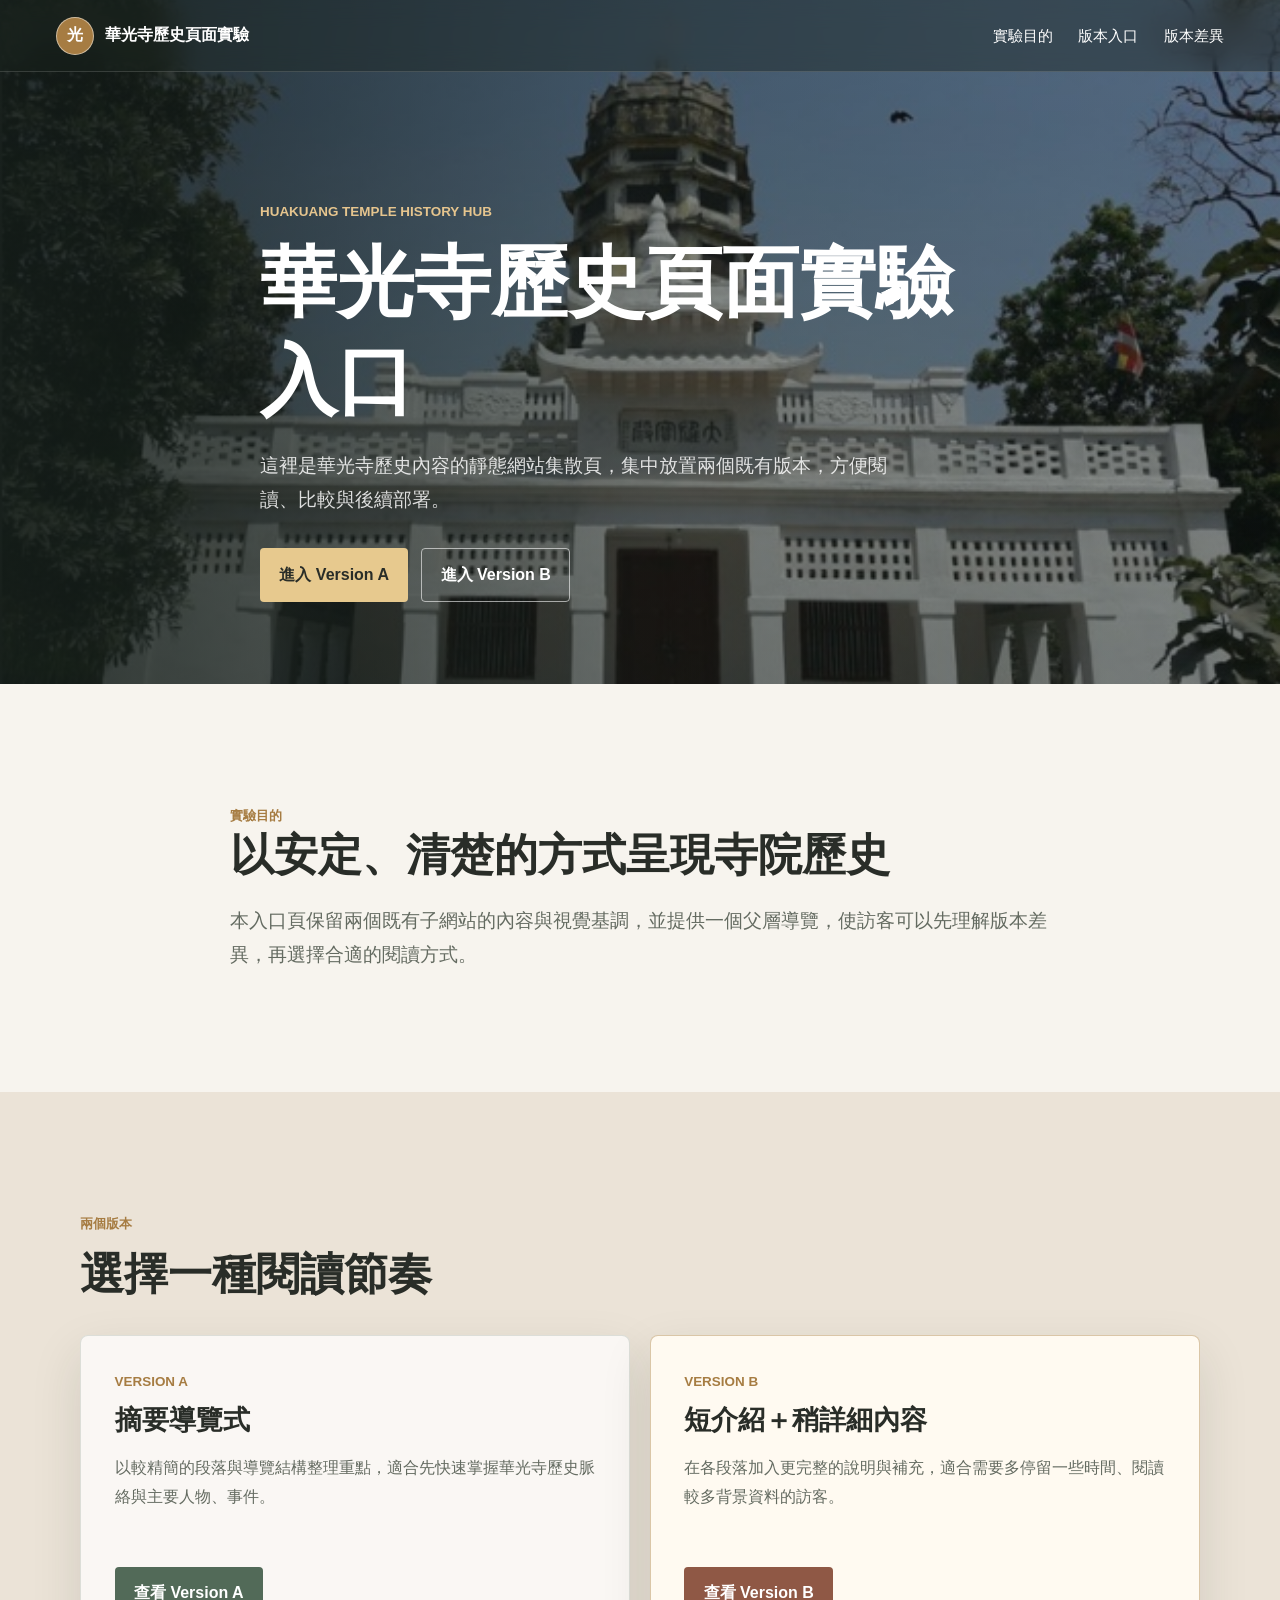
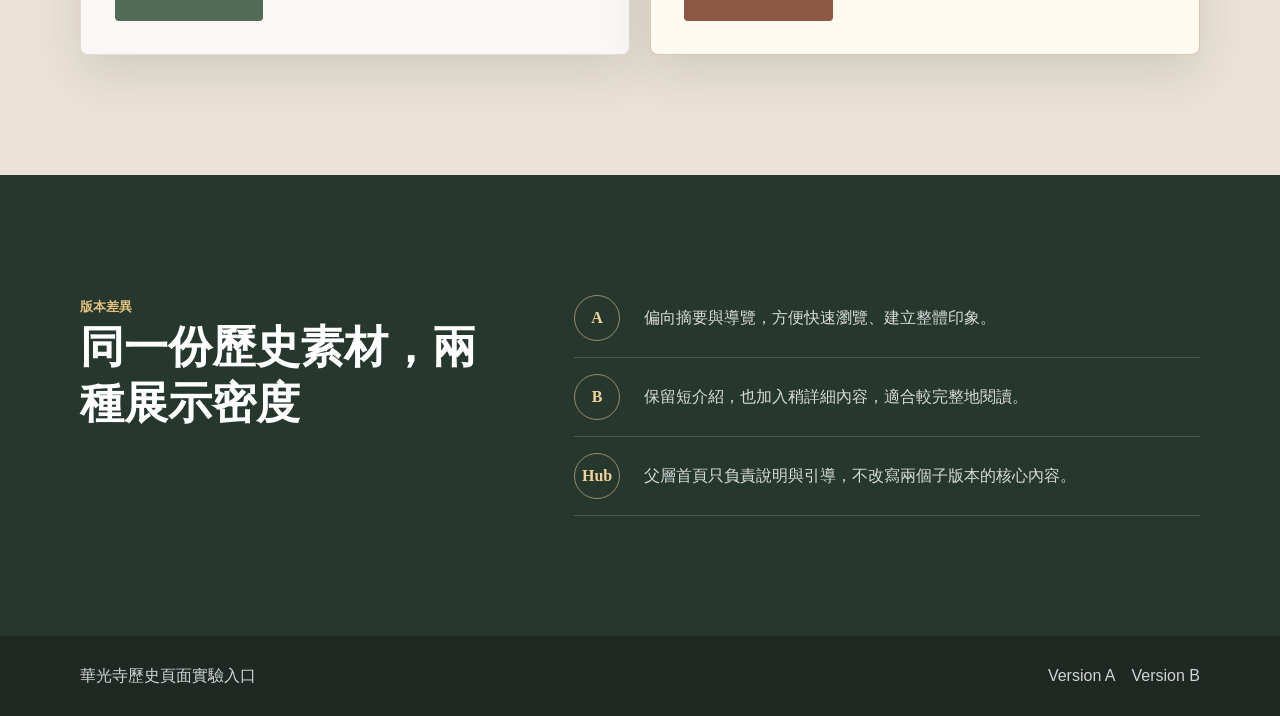
<file: index.html>
<!doctype html>
<html lang="zh-Hant">
  <head>
    <meta charset="utf-8">
    <meta name="viewport" content="width=device-width, initial-scale=1">
    <meta
      name="description"
      content="華光寺歷史頁面實驗入口，整理兩個靜態版本，方便比較摘要導覽式與短介紹加稍詳細內容的呈現方式。"
    >
    <title>華光寺歷史頁面實驗入口</title>
    <link rel="stylesheet" href="style.css">
  </head>
  <body>
    <a class="skip-link" href="#main">跳至主要內容</a>

    <header class="site-header">
      <a class="brand" href="#top" aria-label="回到首頁頂端">
        <span class="brand-mark" aria-hidden="true">光</span>
        <span>華光寺歷史頁面實驗</span>
      </a>

      <button class="nav-toggle" type="button" aria-expanded="false" aria-controls="site-nav">
        <span class="nav-toggle-line"></span>
        <span class="nav-toggle-line"></span>
        <span class="nav-toggle-line"></span>
        <span class="sr-only">開合導覽選單</span>
      </button>

      <nav class="site-nav" id="site-nav" aria-label="主要導覽">
        <a href="#purpose">實驗目的</a>
        <a href="#versions">版本入口</a>
        <a href="#difference">版本差異</a>
      </nav>
    </header>

    <main id="main">
      <section class="hero" id="top" aria-labelledby="page-title">
        <img
          class="hero-image"
          src="version-a/assets/images/1-3_大雄寶殿外觀照片.jpg"
          alt="華光寺大雄寶殿外觀"
        >
        <div class="hero-shade" aria-hidden="true"></div>
        <div class="hero-content">
          <p class="eyebrow">Huakuang Temple History Hub</p>
          <h1 id="page-title">華光寺歷史頁面實驗入口</h1>
          <p>
            這裡是華光寺歷史內容的靜態網站集散頁，集中放置兩個既有版本，方便閱讀、比較與後續部署。
          </p>
          <div class="hero-actions" aria-label="版本入口">
            <a class="button primary" href="version-a/">進入 Version A</a>
            <a class="button secondary" href="version-b/">進入 Version B</a>
          </div>
        </div>
      </section>

      <section class="section purpose-section" id="purpose" aria-labelledby="purpose-title">
        <div class="container narrow">
          <p class="section-kicker">實驗目的</p>
          <h2 id="purpose-title">以安定、清楚的方式呈現寺院歷史</h2>
          <p class="lead">
            本入口頁保留兩個既有子網站的內容與視覺基調，並提供一個父層導覽，使訪客可以先理解版本差異，再選擇合適的閱讀方式。
          </p>
        </div>
      </section>

      <section class="section versions-section" id="versions" aria-labelledby="versions-title">
        <div class="container">
          <div class="section-heading">
            <p class="section-kicker">兩個版本</p>
            <h2 id="versions-title">選擇一種閱讀節奏</h2>
          </div>

          <div class="version-grid">
            <article class="version-card">
              <div>
                <p class="version-label">Version A</p>
                <h3>摘要導覽式</h3>
                <p>
                  以較精簡的段落與導覽結構整理重點，適合先快速掌握華光寺歷史脈絡與主要人物、事件。
                </p>
              </div>
              <a class="button card-button" href="version-a/">查看 Version A</a>
            </article>

            <article class="version-card emphasized">
              <div>
                <p class="version-label">Version B</p>
                <h3>短介紹＋稍詳細內容</h3>
                <p>
                  在各段落加入更完整的說明與補充，適合需要多停留一些時間、閱讀較多背景資料的訪客。
                </p>
              </div>
              <a class="button card-button" href="version-b/">查看 Version B</a>
            </article>
          </div>
        </div>
      </section>

      <section class="section difference-section" id="difference" aria-labelledby="difference-title">
        <div class="container difference-layout">
          <div>
            <p class="section-kicker">版本差異</p>
            <h2 id="difference-title">同一份歷史素材，兩種展示密度</h2>
          </div>
          <div class="difference-list" aria-label="版本差異說明">
            <article>
              <span>A</span>
              <p>偏向摘要與導覽，方便快速瀏覽、建立整體印象。</p>
            </article>
            <article>
              <span>B</span>
              <p>保留短介紹，也加入稍詳細內容，適合較完整地閱讀。</p>
            </article>
            <article>
              <span>Hub</span>
              <p>父層首頁只負責說明與引導，不改寫兩個子版本的核心內容。</p>
            </article>
          </div>
        </div>
      </section>
    </main>

    <footer class="site-footer">
      <div class="container footer-inner">
        <p>華光寺歷史頁面實驗入口</p>
        <div class="footer-links">
          <a href="version-a/">Version A</a>
          <a href="version-b/">Version B</a>
        </div>
      </div>
    </footer>

    <script src="script.js"></script>
  </body>
</html>
</file>
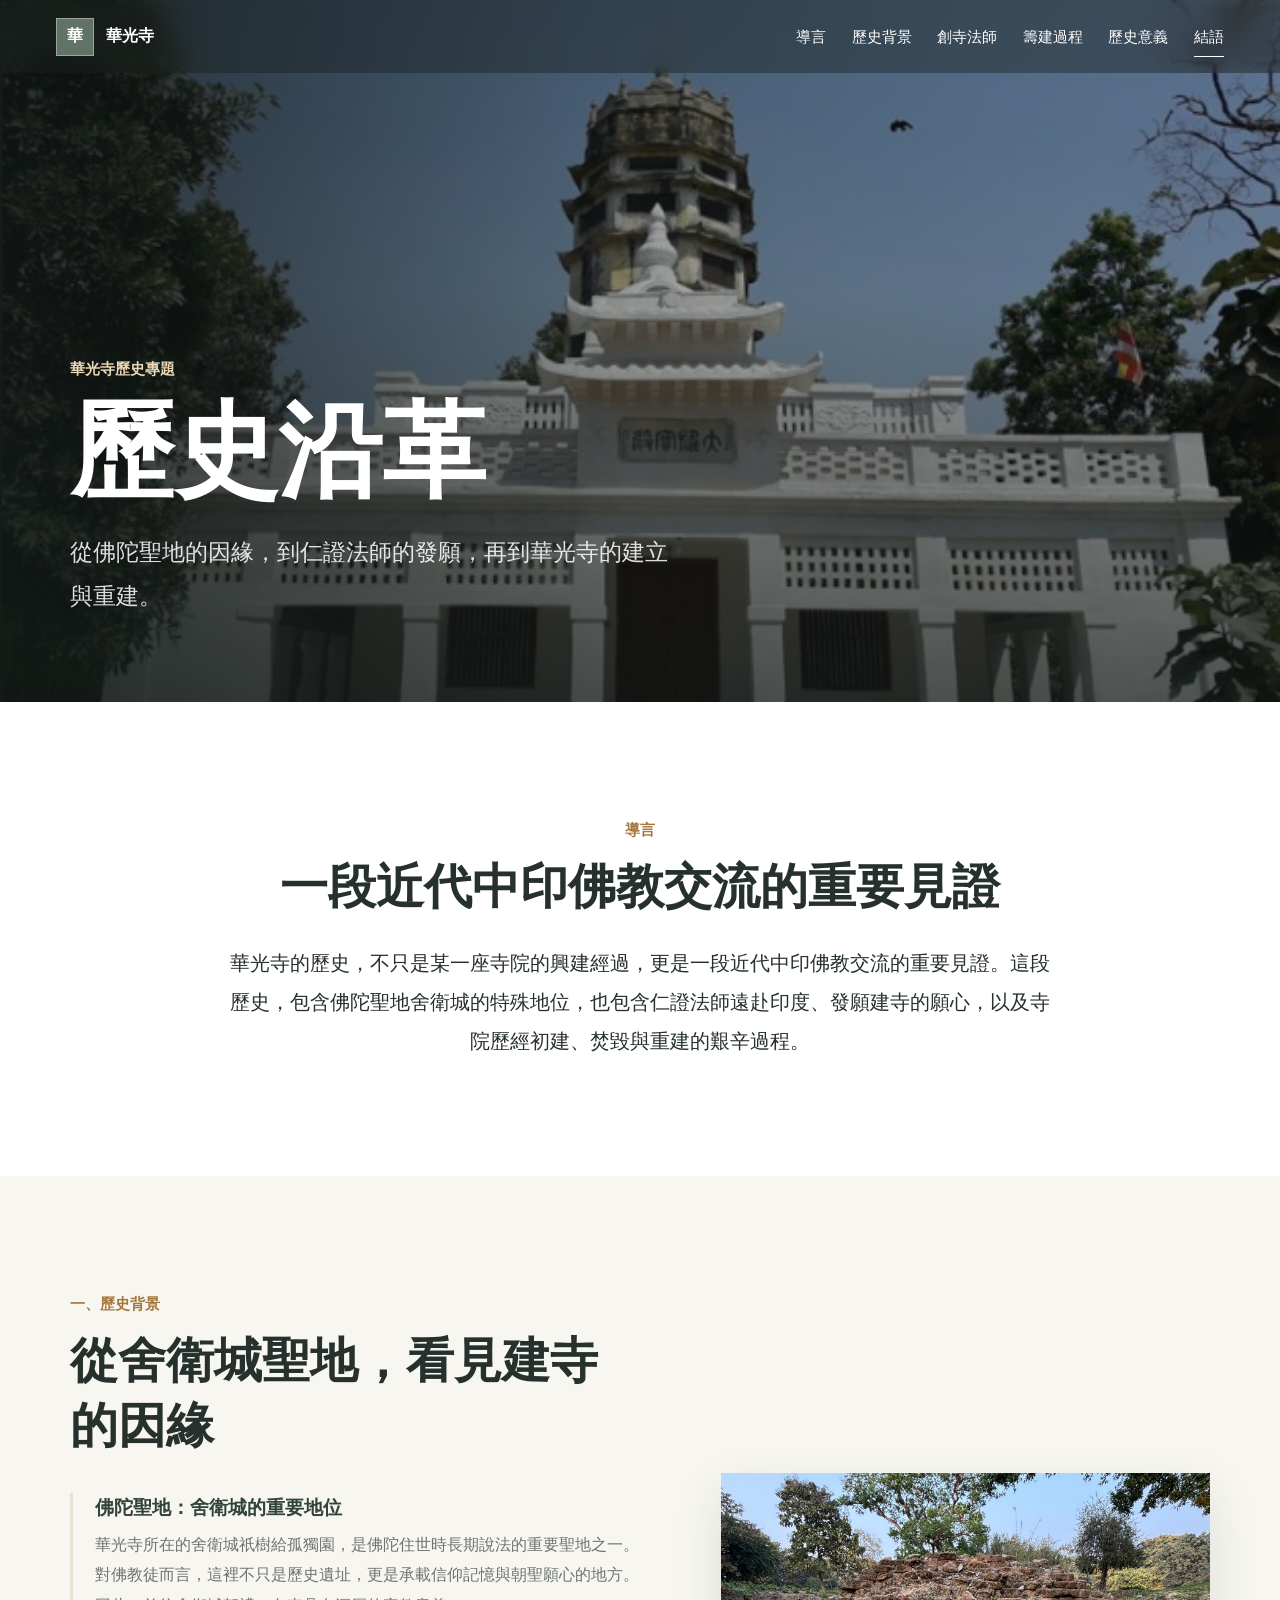
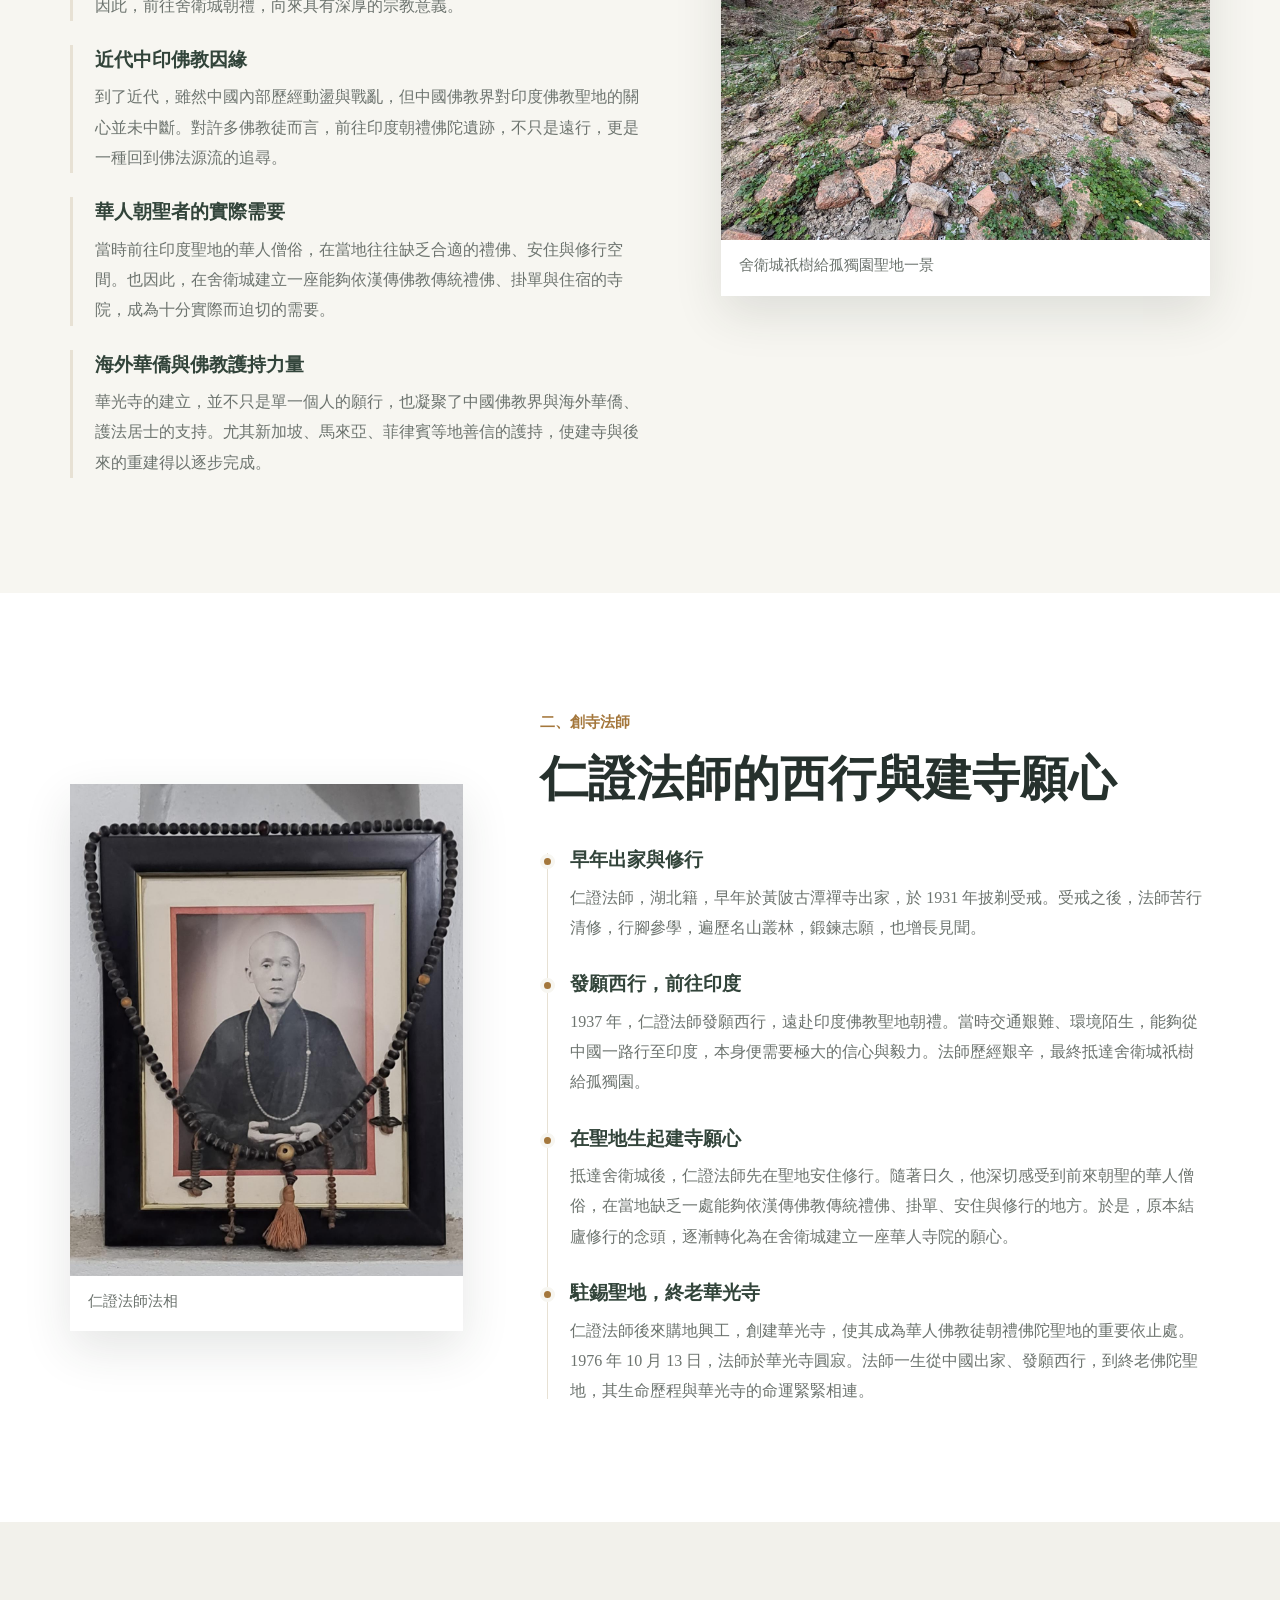
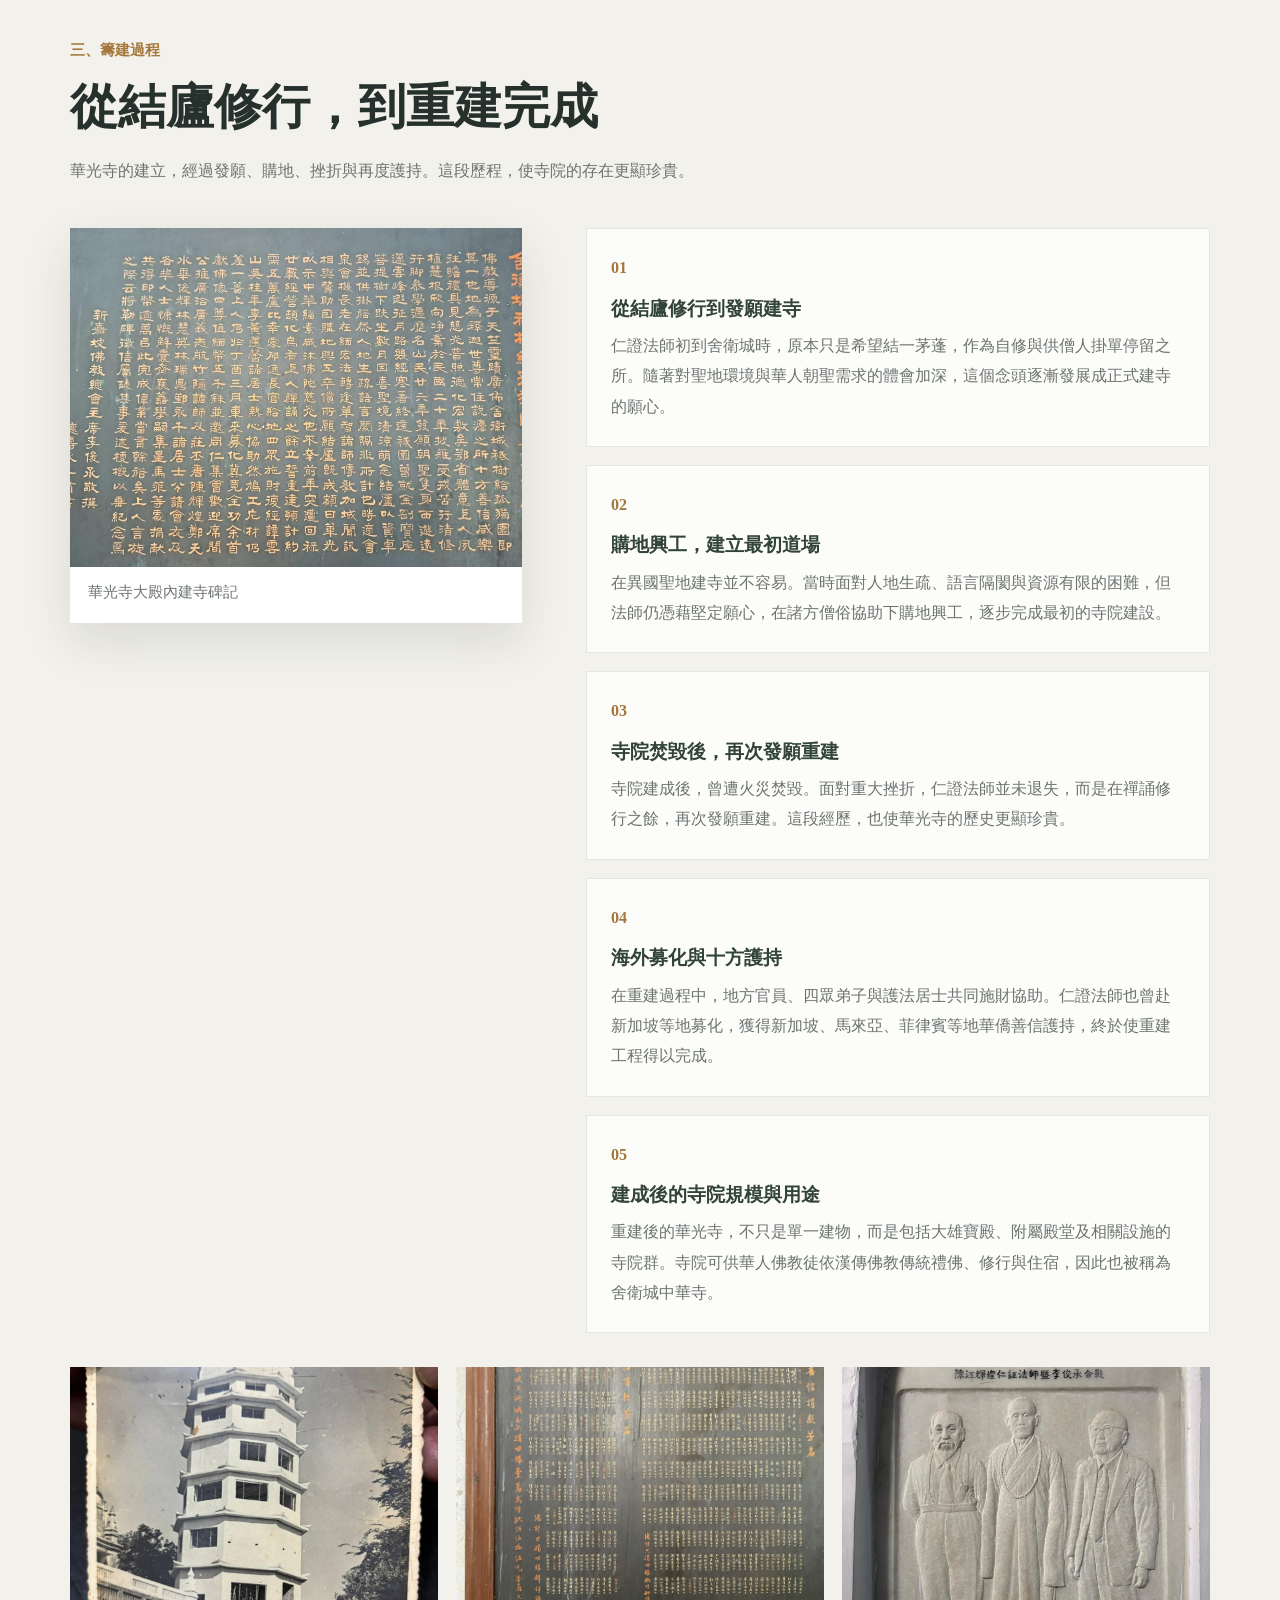
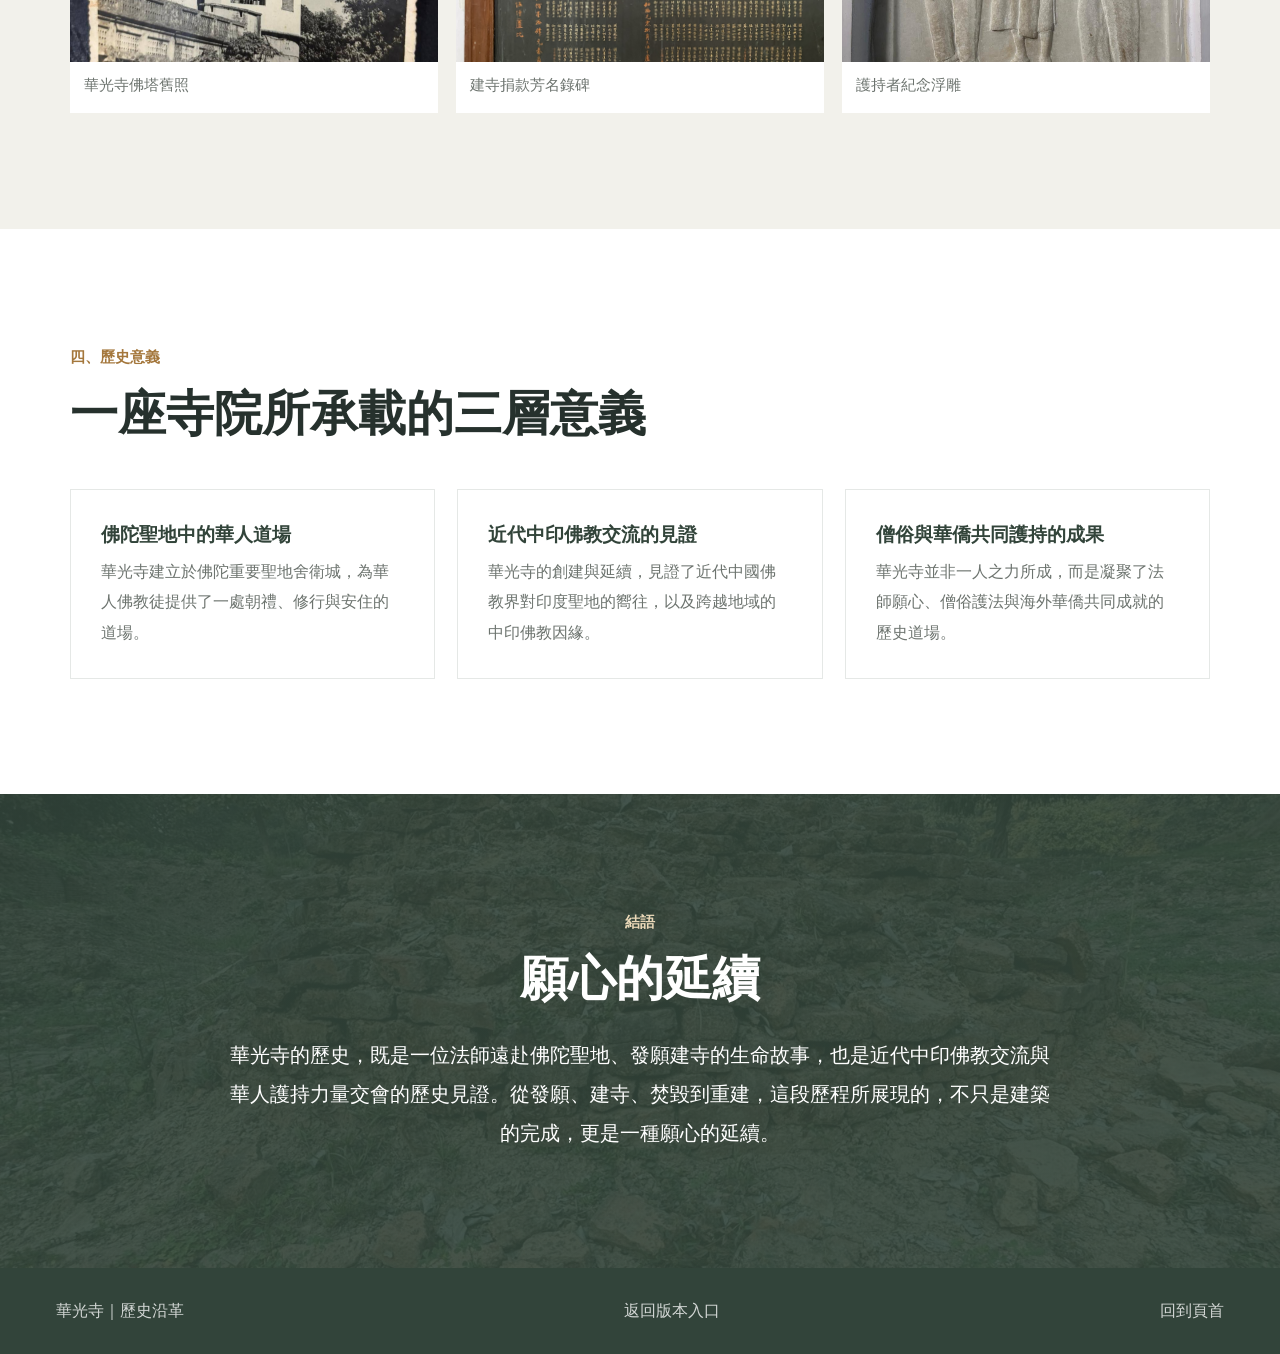
<file: version-a/index.html>
<!doctype html>
<html lang="zh-Hant">
  <head>
    <meta charset="utf-8">
    <meta name="viewport" content="width=device-width, initial-scale=1">
    <title>歷史沿革｜華光寺</title>
    <meta
      name="description"
      content="華光寺歷史沿革，記述佛陀聖地舍衛城因緣、仁證法師發願建寺，以及華光寺初建、焚毀與重建的歷程。"
    >
    <link rel="stylesheet" href="style.css">
  </head>
  <body>
    <header class="site-header">
      <a class="brand" href="#top" aria-label="回到頁首">
        <span class="brand-mark" aria-hidden="true">華</span>
        <span>華光寺</span>
      </a>

      <button class="nav-toggle" type="button" aria-expanded="false" aria-controls="site-nav">
        <span class="nav-toggle-line"></span>
        <span class="nav-toggle-line"></span>
        <span class="nav-toggle-line"></span>
        <span class="sr-only">開啟選單</span>
      </button>

      <nav class="site-nav" id="site-nav" aria-label="主要導覽">
        <a href="#intro">導言</a>
        <a href="#background">歷史背景</a>
        <a href="#founder">創寺法師</a>
        <a href="#process">籌建過程</a>
        <a href="#meaning">歷史意義</a>
        <a href="#closing">結語</a>
      </nav>
    </header>

    <main id="top">
      <section class="hero" aria-labelledby="page-title">
        <img
          class="hero-image"
          src="assets/images/1-3_大雄寶殿外觀照片.jpg"
          alt="華光寺大雄寶殿外觀"
        >
        <div class="hero-overlay"></div>
        <div class="hero-content">
          <p class="eyebrow">華光寺歷史專題</p>
          <h1 id="page-title">歷史沿革</h1>
          <p>
            從佛陀聖地的因緣，到仁證法師的發願，再到華光寺的建立與重建。
          </p>
        </div>
      </section>

      <section class="section intro-section" id="intro" aria-labelledby="intro-title">
        <div class="container narrow">
          <p class="section-kicker">導言</p>
          <h2 id="intro-title">一段近代中印佛教交流的重要見證</h2>
          <p class="lead">
            華光寺的歷史，不只是某一座寺院的興建經過，更是一段近代中印佛教交流的重要見證。這段歷史，包含佛陀聖地舍衛城的特殊地位，也包含仁證法師遠赴印度、發願建寺的願心，以及寺院歷經初建、焚毀與重建的艱辛過程。
          </p>
        </div>
      </section>

      <section class="section" id="background" aria-labelledby="background-title">
        <div class="container two-column">
          <div>
            <p class="section-kicker">一、歷史背景</p>
            <h2 id="background-title">從舍衛城聖地，看見建寺的因緣</h2>
            <div class="text-stack">
              <article>
                <h3>佛陀聖地：舍衛城的重要地位</h3>
                <p>華光寺所在的舍衛城祇樹給孤獨園，是佛陀住世時長期說法的重要聖地之一。對佛教徒而言，這裡不只是歷史遺址，更是承載信仰記憶與朝聖願心的地方。因此，前往舍衛城朝禮，向來具有深厚的宗教意義。</p>
              </article>
              <article>
                <h3>近代中印佛教因緣</h3>
                <p>到了近代，雖然中國內部歷經動盪與戰亂，但中國佛教界對印度佛教聖地的關心並未中斷。對許多佛教徒而言，前往印度朝禮佛陀遺跡，不只是遠行，更是一種回到佛法源流的追尋。</p>
              </article>
              <article>
                <h3>華人朝聖者的實際需要</h3>
                <p>當時前往印度聖地的華人僧俗，在當地往往缺乏合適的禮佛、安住與修行空間。也因此，在舍衛城建立一座能夠依漢傳佛教傳統禮佛、掛單與住宿的寺院，成為十分實際而迫切的需要。</p>
              </article>
              <article>
                <h3>海外華僑與佛教護持力量</h3>
                <p>華光寺的建立，並不只是單一個人的願行，也凝聚了中國佛教界與海外華僑、護法居士的支持。尤其新加坡、馬來亞、菲律賓等地善信的護持，使建寺與後來的重建得以逐步完成。</p>
              </article>
            </div>
          </div>

          <figure class="image-panel">
            <img src="assets/images/1-1_舍衛城祇樹給孤獨園聖地照.jpg" alt="舍衛城祇樹給孤獨園聖地一景">
            <figcaption>舍衛城祇樹給孤獨園聖地一景</figcaption>
          </figure>
        </div>
      </section>

      <section class="section founder-section" id="founder" aria-labelledby="founder-title">
        <div class="container two-column reverse">
          <figure class="portrait-panel">
            <img src="assets/images/1-2_仁證法師法照.jpg" alt="仁證法師法相">
            <figcaption>仁證法師法相</figcaption>
          </figure>

          <div>
            <p class="section-kicker">二、創寺法師</p>
            <h2 id="founder-title">仁證法師的西行與建寺願心</h2>
            <div class="timeline">
              <article class="timeline-item">
                <span class="timeline-dot" aria-hidden="true"></span>
                <h3>早年出家與修行</h3>
                <p>仁證法師，湖北籍，早年於黃陂古潭禪寺出家，於 1931 年披剃受戒。受戒之後，法師苦行清修，行腳參學，遍歷名山叢林，鍛鍊志願，也增長見聞。</p>
              </article>
              <article class="timeline-item">
                <span class="timeline-dot" aria-hidden="true"></span>
                <h3>發願西行，前往印度</h3>
                <p>1937 年，仁證法師發願西行，遠赴印度佛教聖地朝禮。當時交通艱難、環境陌生，能夠從中國一路行至印度，本身便需要極大的信心與毅力。法師歷經艱辛，最終抵達舍衛城祇樹給孤獨園。</p>
              </article>
              <article class="timeline-item">
                <span class="timeline-dot" aria-hidden="true"></span>
                <h3>在聖地生起建寺願心</h3>
                <p>抵達舍衛城後，仁證法師先在聖地安住修行。隨著日久，他深切感受到前來朝聖的華人僧俗，在當地缺乏一處能夠依漢傳佛教傳統禮佛、掛單、安住與修行的地方。於是，原本結廬修行的念頭，逐漸轉化為在舍衛城建立一座華人寺院的願心。</p>
              </article>
              <article class="timeline-item">
                <span class="timeline-dot" aria-hidden="true"></span>
                <h3>駐錫聖地，終老華光寺</h3>
                <p>仁證法師後來購地興工，創建華光寺，使其成為華人佛教徒朝禮佛陀聖地的重要依止處。1976 年 10 月 13 日，法師於華光寺圓寂。法師一生從中國出家、發願西行，到終老佛陀聖地，其生命歷程與華光寺的命運緊緊相連。</p>
              </article>
            </div>
          </div>
        </div>
      </section>

      <section class="section process-section" id="process" aria-labelledby="process-title">
        <div class="container">
          <div class="section-heading">
            <p class="section-kicker">三、籌建過程</p>
            <h2 id="process-title">從結廬修行，到重建完成</h2>
            <p>華光寺的建立，經過發願、購地、挫折與再度護持。這段歷程，使寺院的存在更顯珍貴。</p>
          </div>

          <div class="process-layout">
            <figure class="image-panel">
              <img src="assets/images/1-3_華光寺大殿內碑記.jpg" alt="華光寺大殿內建寺碑記">
              <figcaption>華光寺大殿內建寺碑記</figcaption>
            </figure>

            <div class="steps" aria-label="籌建過程五個階段">
              <article class="step-card">
                <span>01</span>
                <h3>從結廬修行到發願建寺</h3>
                <p>仁證法師初到舍衛城時，原本只是希望結一茅蓬，作為自修與供僧人掛單停留之所。隨著對聖地環境與華人朝聖需求的體會加深，這個念頭逐漸發展成正式建寺的願心。</p>
              </article>
              <article class="step-card">
                <span>02</span>
                <h3>購地興工，建立最初道場</h3>
                <p>在異國聖地建寺並不容易。當時面對人地生疏、語言隔閡與資源有限的困難，但法師仍憑藉堅定願心，在諸方僧俗協助下購地興工，逐步完成最初的寺院建設。</p>
              </article>
              <article class="step-card">
                <span>03</span>
                <h3>寺院焚毀後，再次發願重建</h3>
                <p>寺院建成後，曾遭火災焚毀。面對重大挫折，仁證法師並未退失，而是在禪誦修行之餘，再次發願重建。這段經歷，也使華光寺的歷史更顯珍貴。</p>
              </article>
              <article class="step-card">
                <span>04</span>
                <h3>海外募化與十方護持</h3>
                <p>在重建過程中，地方官員、四眾弟子與護法居士共同施財協助。仁證法師也曾赴新加坡等地募化，獲得新加坡、馬來亞、菲律賓等地華僑善信護持，終於使重建工程得以完成。</p>
              </article>
              <article class="step-card">
                <span>05</span>
                <h3>建成後的寺院規模與用途</h3>
                <p>重建後的華光寺，不只是單一建物，而是包括大雄寶殿、附屬殿堂及相關設施的寺院群。寺院可供華人佛教徒依漢傳佛教傳統禮佛、修行與住宿，因此也被稱為舍衛城中華寺。</p>
              </article>
            </div>
          </div>

          <div class="image-grid" aria-label="籌建與護持相關圖片">
            <figure>
              <img src="assets/images/1-3_華光寺佛塔舊照.jpg" alt="華光寺佛塔舊照">
              <figcaption>華光寺佛塔舊照</figcaption>
            </figure>
            <figure>
              <img src="assets/images/1-3_建寺捐款芳名錄.jpg" alt="建寺捐款芳名錄碑">
              <figcaption>建寺捐款芳名錄碑</figcaption>
            </figure>
            <figure>
              <img src="assets/images/1-3_護持者紀念浮雕.jpg" alt="護持者紀念浮雕">
              <figcaption>護持者紀念浮雕</figcaption>
            </figure>
          </div>
        </div>
      </section>

      <section class="section" id="meaning" aria-labelledby="meaning-title">
        <div class="container">
          <div class="section-heading">
            <p class="section-kicker">四、歷史意義</p>
            <h2 id="meaning-title">一座寺院所承載的三層意義</h2>
          </div>

          <div class="meaning-grid">
            <article class="meaning-card">
              <h3>佛陀聖地中的華人道場</h3>
              <p>華光寺建立於佛陀重要聖地舍衛城，為華人佛教徒提供了一處朝禮、修行與安住的道場。</p>
            </article>
            <article class="meaning-card">
              <h3>近代中印佛教交流的見證</h3>
              <p>華光寺的創建與延續，見證了近代中國佛教界對印度聖地的嚮往，以及跨越地域的中印佛教因緣。</p>
            </article>
            <article class="meaning-card">
              <h3>僧俗與華僑共同護持的成果</h3>
              <p>華光寺並非一人之力所成，而是凝聚了法師願心、僧俗護法與海外華僑共同成就的歷史道場。</p>
            </article>
          </div>
        </div>
      </section>

      <section class="section closing-section" id="closing" aria-labelledby="closing-title">
        <div class="container narrow">
          <p class="section-kicker">結語</p>
          <h2 id="closing-title">願心的延續</h2>
          <p class="lead">
            華光寺的歷史，既是一位法師遠赴佛陀聖地、發願建寺的生命故事，也是近代中印佛教交流與華人護持力量交會的歷史見證。從發願、建寺、焚毀到重建，這段歷程所展現的，不只是建築的完成，更是一種願心的延續。
          </p>
        </div>
      </section>
    </main>

    <footer class="site-footer">
      <p>華光寺｜歷史沿革</p>
      <a href="../">返回版本入口</a>
      <a href="#top">回到頁首</a>
    </footer>

    <script src="script.js"></script>
  </body>
</html>
</file>
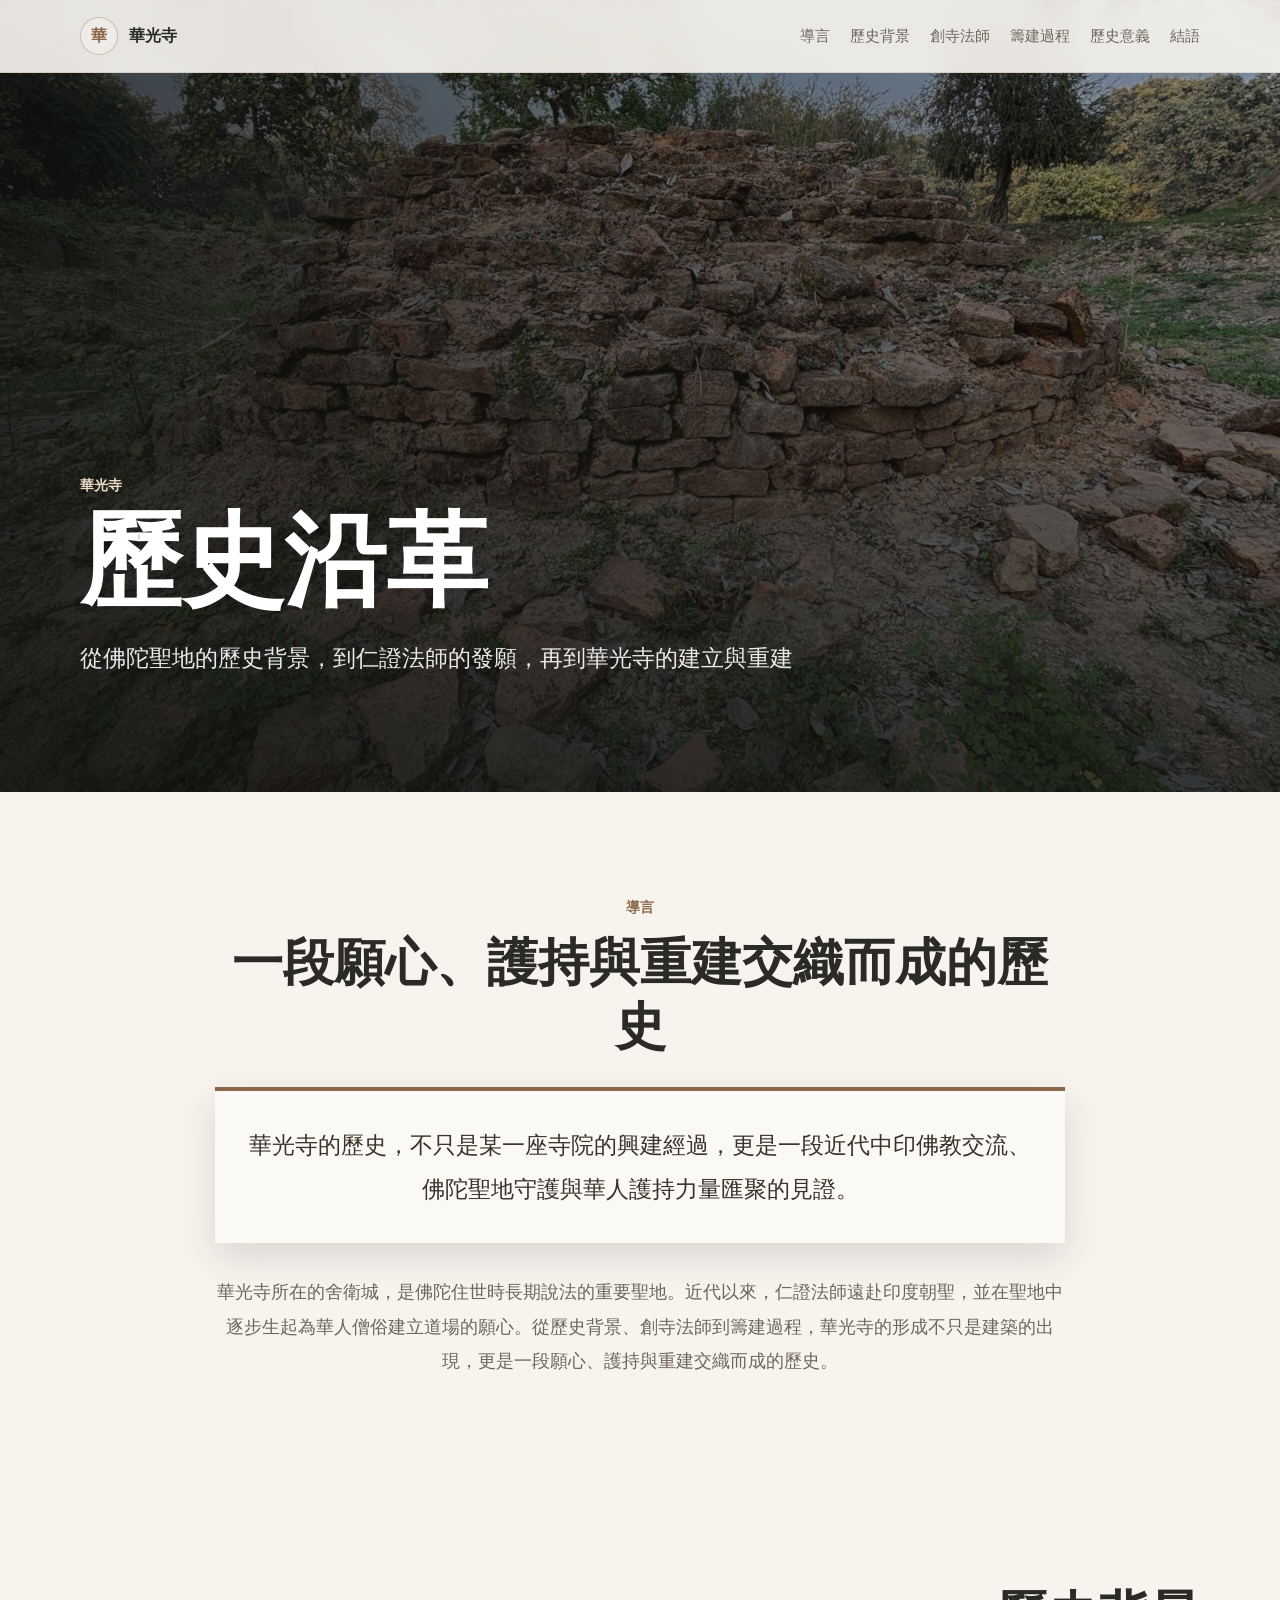
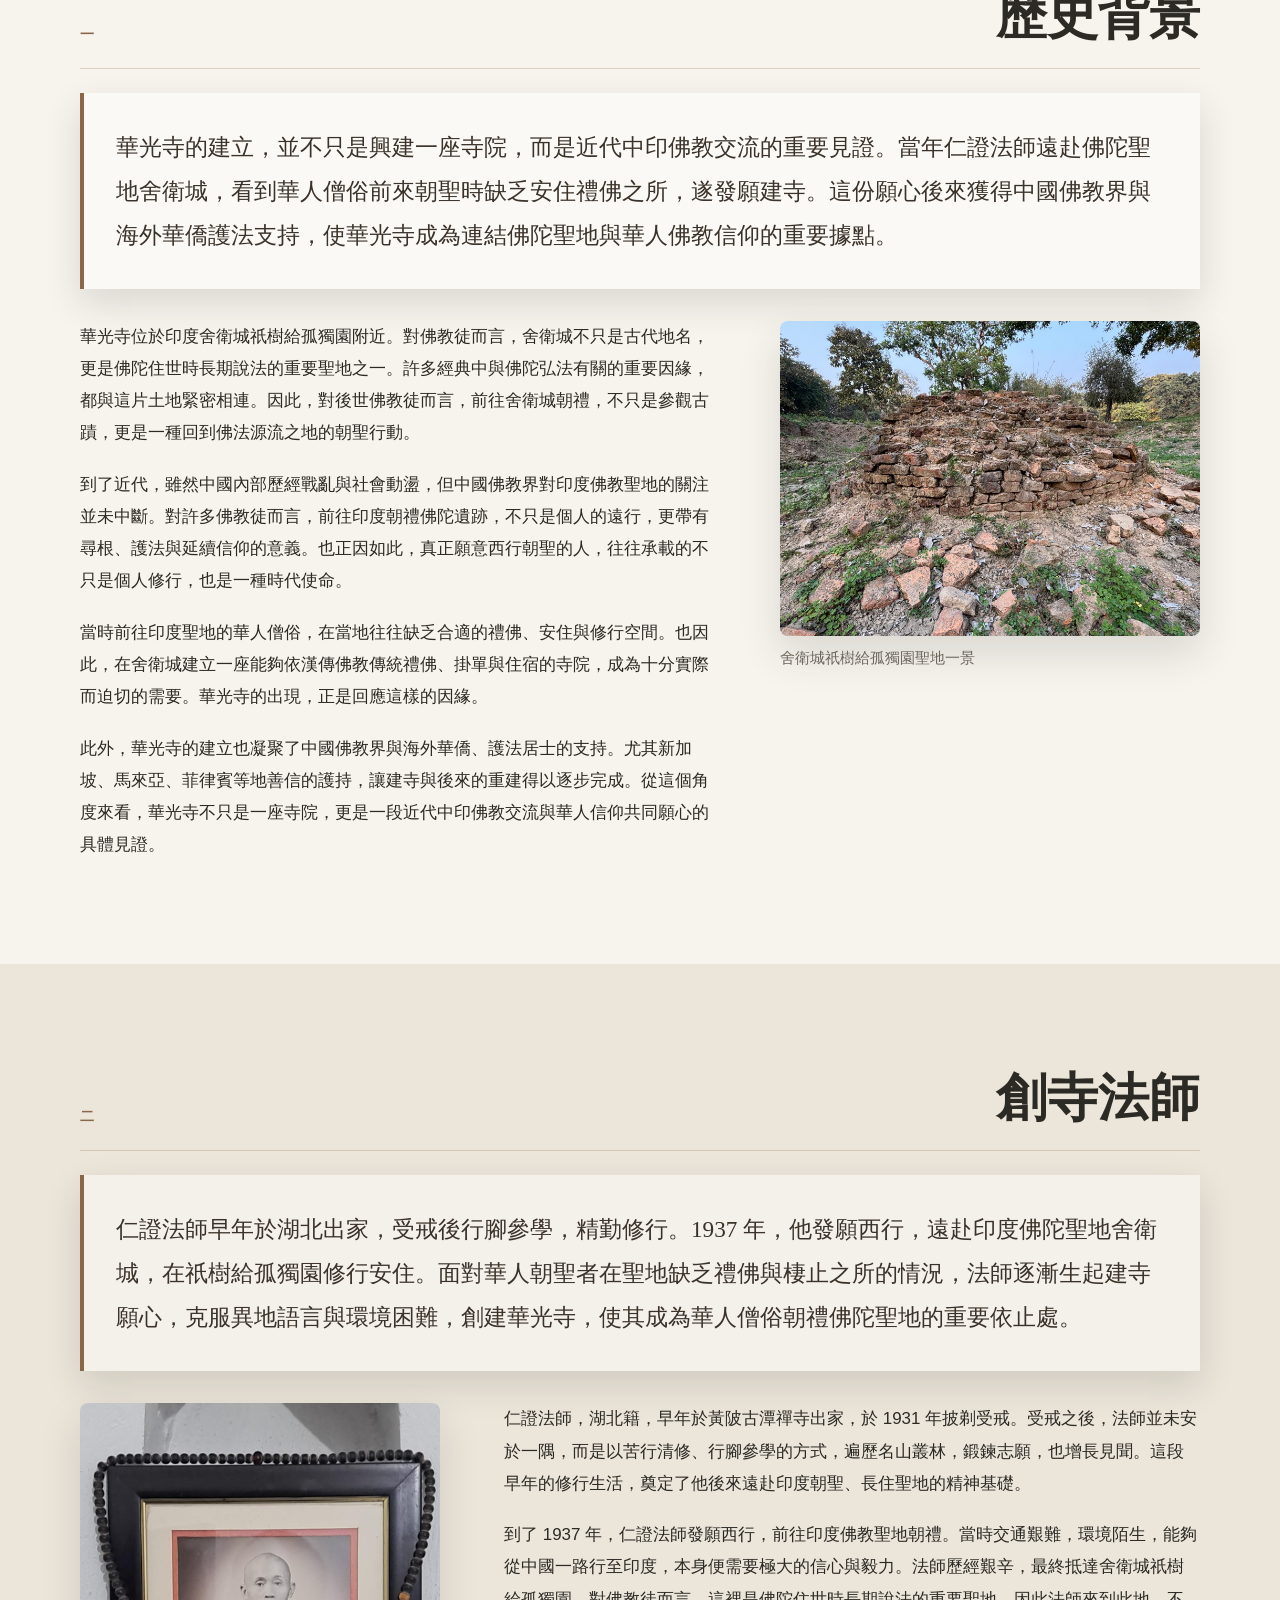
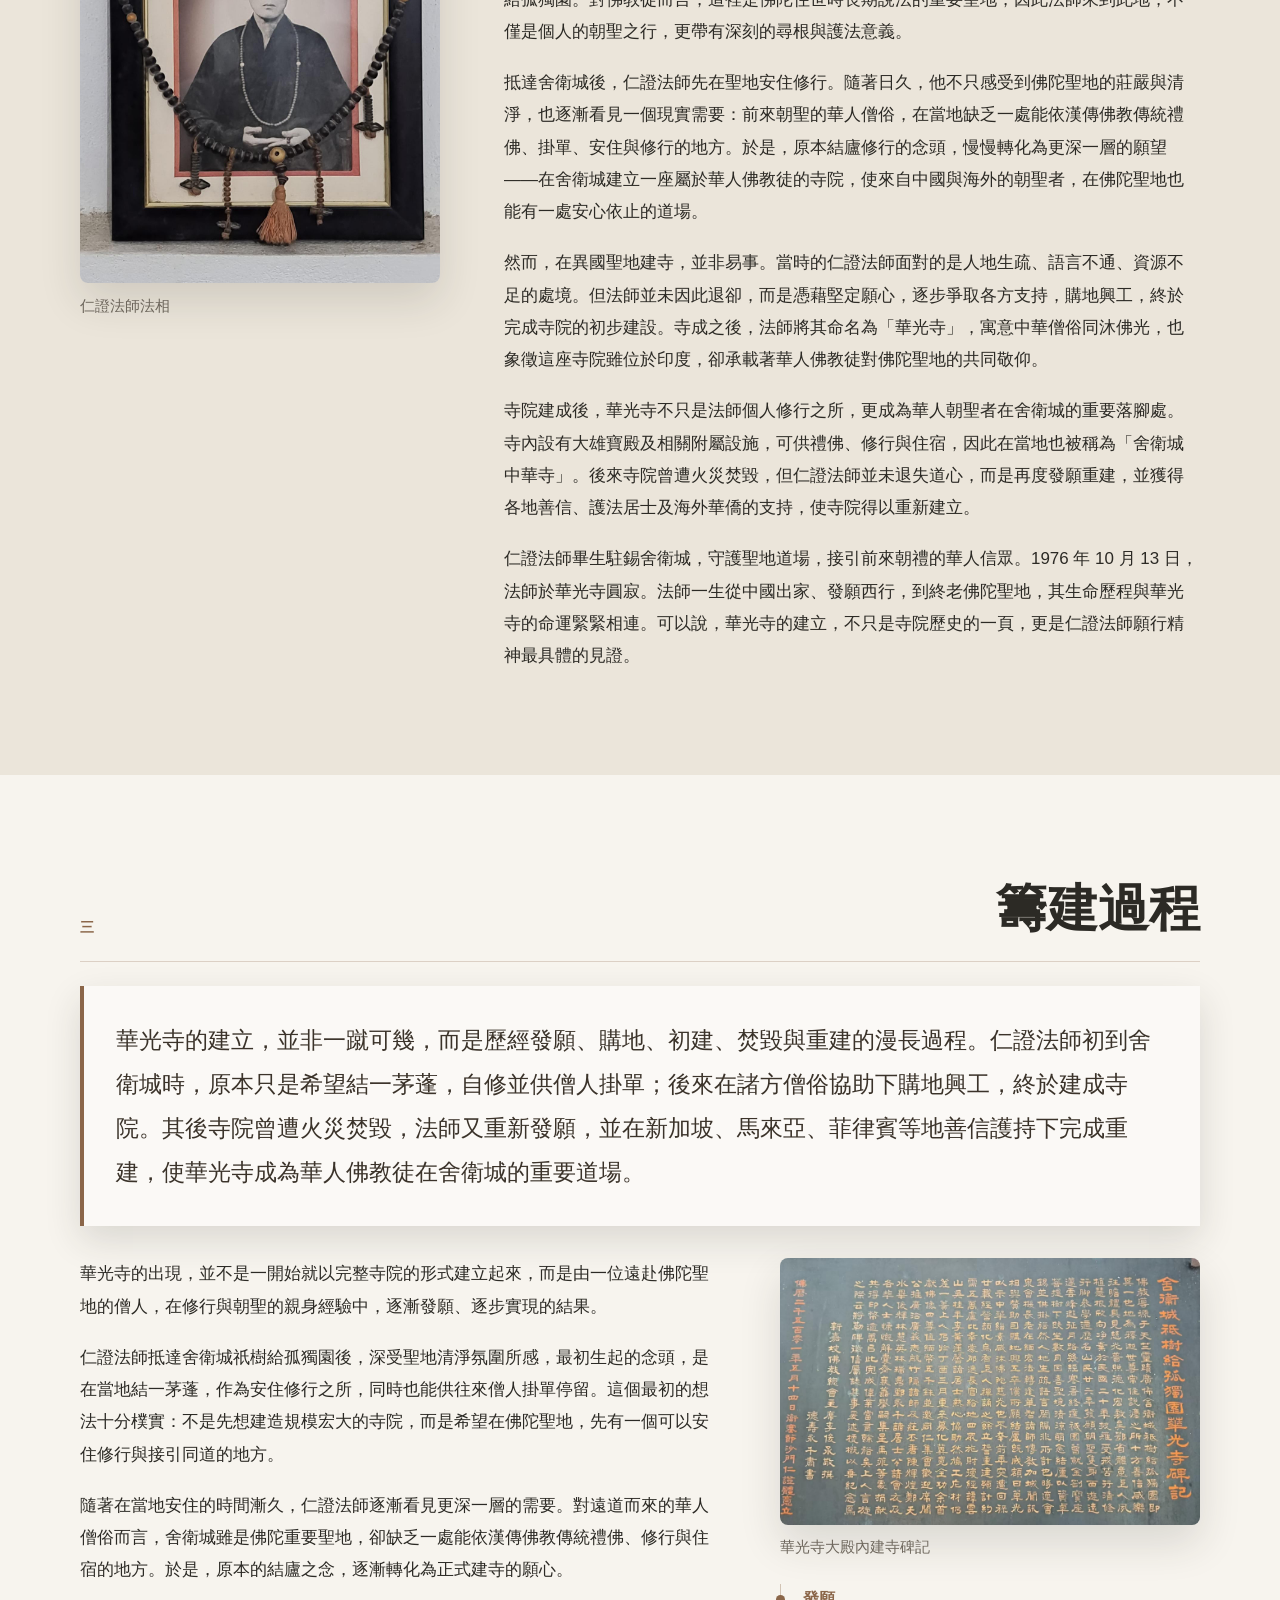
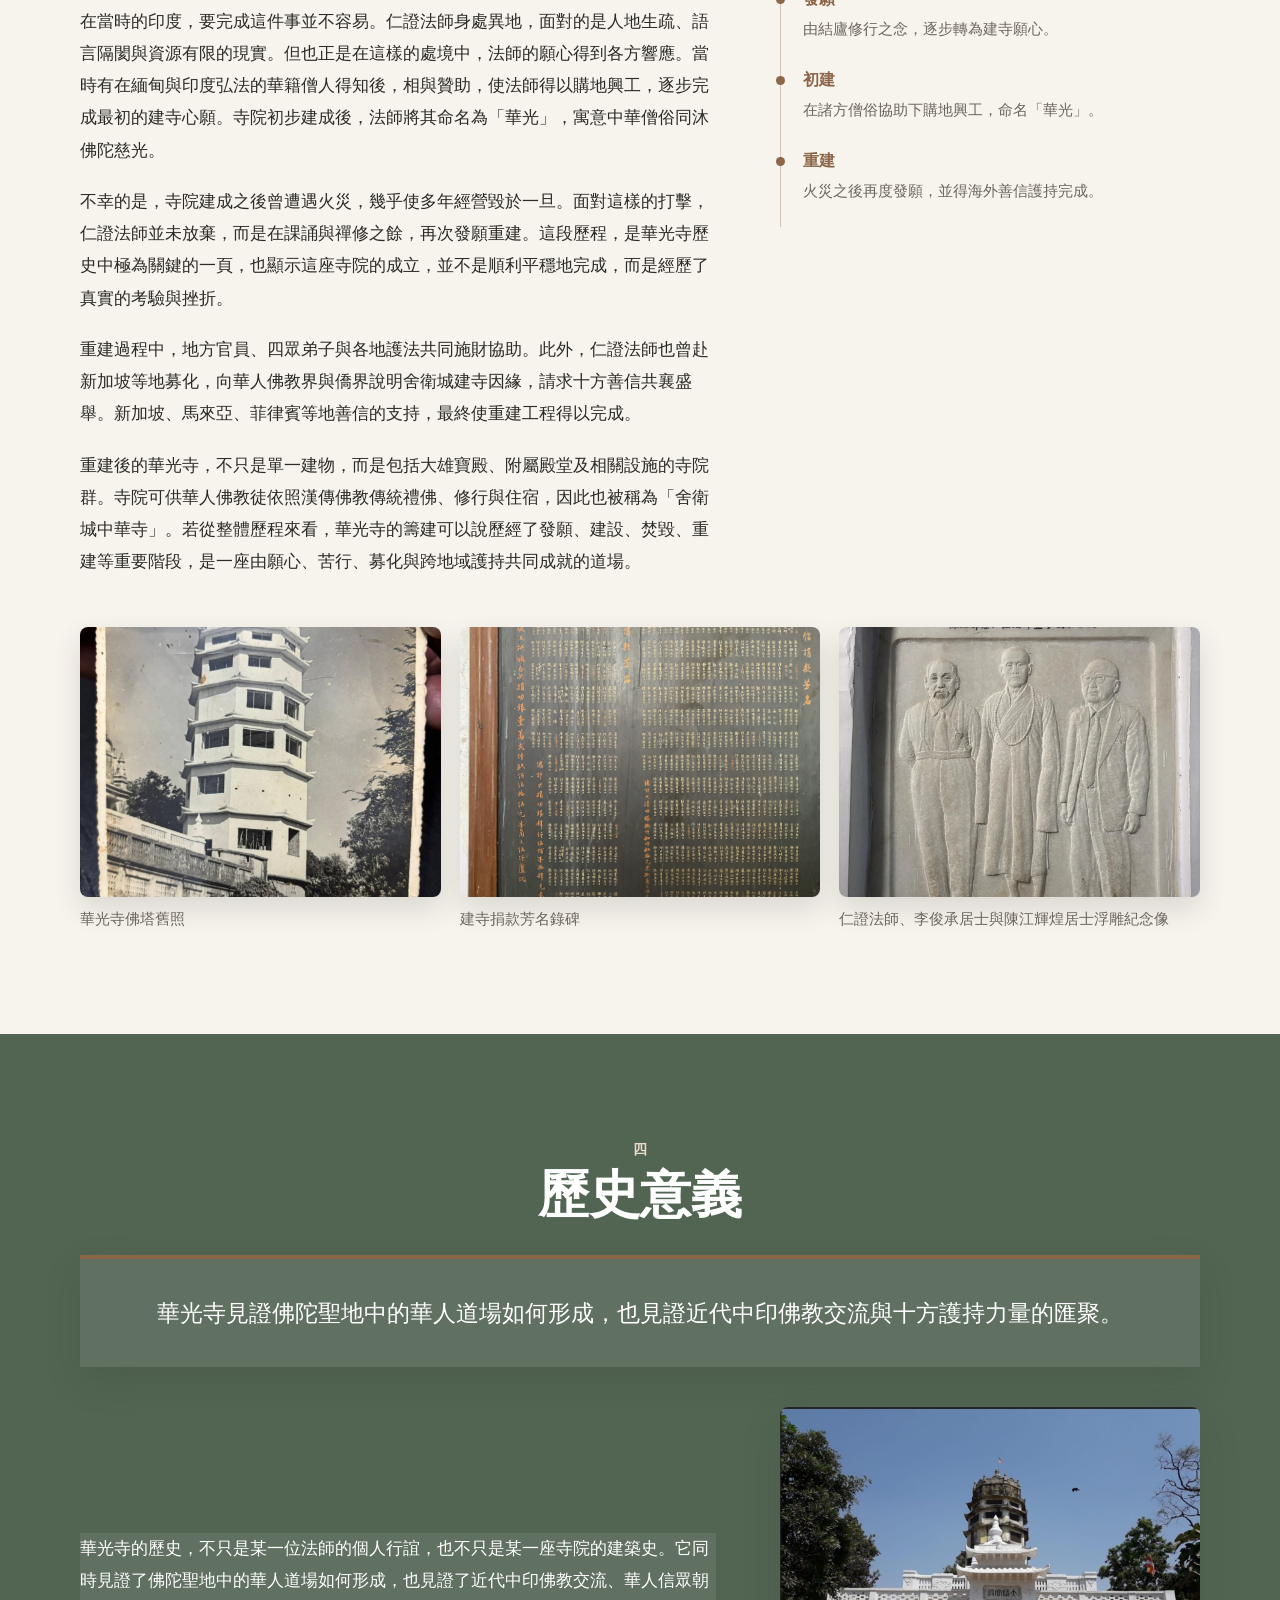
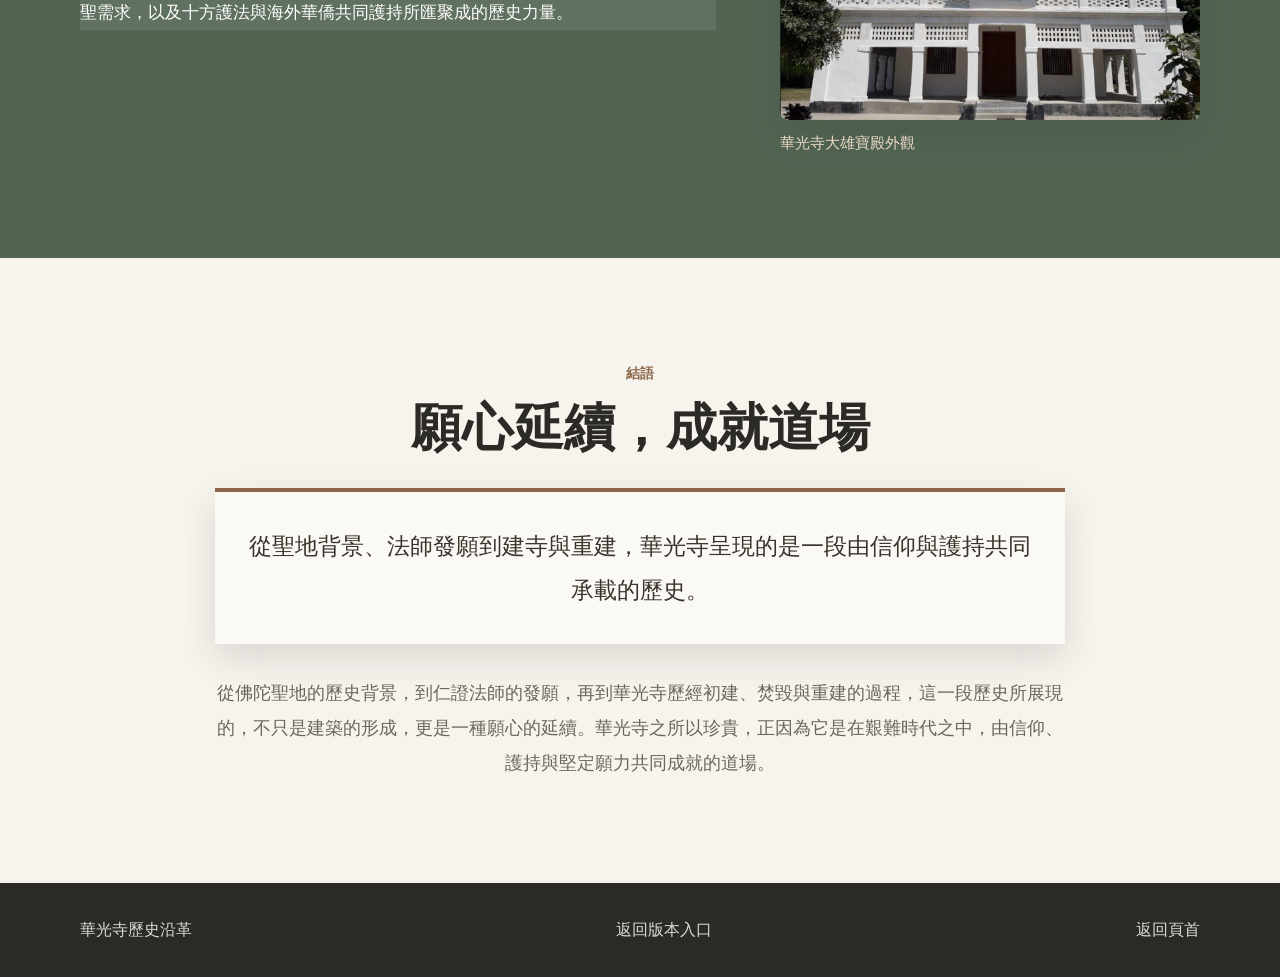
<file: version-b/index.html>
<!doctype html>
<html lang="zh-Hant">
  <head>
    <meta charset="utf-8">
    <meta name="viewport" content="width=device-width, initial-scale=1">
    <meta
      name="description"
      content="華光寺歷史沿革：從佛陀聖地舍衛城的歷史背景、仁證法師的發願，到華光寺的建立與重建。"
    >
    <title>華光寺｜歷史沿革</title>
    <link rel="stylesheet" href="style.css">
  </head>
  <body>
    <a class="skip-link" href="#main">跳至主要內容</a>

    <header class="site-header" aria-label="頁首">
      <nav class="site-nav" aria-label="頁面導覽">
        <a class="brand" href="#hero" aria-label="回到頁首">
          <span class="brand-mark" aria-hidden="true">華</span>
          <span>華光寺</span>
        </a>
        <button class="nav-toggle" type="button" aria-expanded="false" aria-controls="nav-links">
          <span class="nav-toggle-line"></span>
          <span class="nav-toggle-line"></span>
          <span class="nav-toggle-line"></span>
          <span class="sr-only">開啟導覽</span>
        </button>
        <div class="nav-links" id="nav-links">
          <a href="#intro">導言</a>
          <a href="#background">歷史背景</a>
          <a href="#founder">創寺法師</a>
          <a href="#process">籌建過程</a>
          <a href="#meaning">歷史意義</a>
          <a href="#closing">結語</a>
        </div>
      </nav>
    </header>

    <section class="hero" id="hero" aria-labelledby="page-title">
      <img
        class="hero-image"
        src="assets/images/1-1_舍衛城祇樹給孤獨園聖地照.jpg"
        alt="舍衛城祇樹給孤獨園聖地遺跡"
      >
      <div class="hero-overlay"></div>
      <div class="hero-content">
        <p class="eyebrow">華光寺</p>
        <h1 id="page-title">歷史沿革</h1>
        <p>從佛陀聖地的歷史背景，到仁證法師的發願，再到華光寺的建立與重建</p>
      </div>
    </section>

    <main id="main">
      <section class="section intro-section" id="intro" aria-labelledby="intro-title">
        <div class="container narrow">
          <p class="section-kicker">導言</p>
          <h2 id="intro-title">一段願心、護持與重建交織而成的歷史</h2>
          <div class="summary-block">
            <p>華光寺的歷史，不只是某一座寺院的興建經過，更是一段近代中印佛教交流、佛陀聖地守護與華人護持力量匯聚的見證。</p>
          </div>
          <div class="detail-block lead-copy">
            <p>華光寺所在的舍衛城，是佛陀住世時長期說法的重要聖地。近代以來，仁證法師遠赴印度朝聖，並在聖地中逐步生起為華人僧俗建立道場的願心。從歷史背景、創寺法師到籌建過程，華光寺的形成不只是建築的出現，更是一段願心、護持與重建交織而成的歷史。</p>
          </div>
        </div>
      </section>

      <section class="section" id="background" aria-labelledby="background-title">
        <div class="container">
          <div class="section-heading">
            <p class="section-kicker">一</p>
            <h2 id="background-title">歷史背景</h2>
          </div>

          <div class="summary-block">
            <p>華光寺的建立，並不只是興建一座寺院，而是近代中印佛教交流的重要見證。當年仁證法師遠赴佛陀聖地舍衛城，看到華人僧俗前來朝聖時缺乏安住禮佛之所，遂發願建寺。這份願心後來獲得中國佛教界與海外華僑護法支持，使華光寺成為連結佛陀聖地與華人佛教信仰的重要據點。</p>
          </div>

          <div class="content-grid">
            <div class="detail-block">
              <p>華光寺位於印度舍衛城祇樹給孤獨園附近。對佛教徒而言，舍衛城不只是古代地名，更是佛陀住世時長期說法的重要聖地之一。許多經典中與佛陀弘法有關的重要因緣，都與這片土地緊密相連。因此，對後世佛教徒而言，前往舍衛城朝禮，不只是參觀古蹟，更是一種回到佛法源流之地的朝聖行動。</p>
              <p>到了近代，雖然中國內部歷經戰亂與社會動盪，但中國佛教界對印度佛教聖地的關注並未中斷。對許多佛教徒而言，前往印度朝禮佛陀遺跡，不只是個人的遠行，更帶有尋根、護法與延續信仰的意義。也正因如此，真正願意西行朝聖的人，往往承載的不只是個人修行，也是一種時代使命。</p>
              <p>當時前往印度聖地的華人僧俗，在當地往往缺乏合適的禮佛、安住與修行空間。也因此，在舍衛城建立一座能夠依漢傳佛教傳統禮佛、掛單與住宿的寺院，成為十分實際而迫切的需要。華光寺的出現，正是回應這樣的因緣。</p>
              <p>此外，華光寺的建立也凝聚了中國佛教界與海外華僑、護法居士的支持。尤其新加坡、馬來亞、菲律賓等地善信的護持，讓建寺與後來的重建得以逐步完成。從這個角度來看，華光寺不只是一座寺院，更是一段近代中印佛教交流與華人信仰共同願心的具體見證。</p>
            </div>
            <figure class="section-figure">
              <img src="assets/images/1-1_舍衛城祇樹給孤獨園聖地照.jpg" alt="舍衛城祇樹給孤獨園聖地一景">
              <figcaption>舍衛城祇樹給孤獨園聖地一景</figcaption>
            </figure>
          </div>
        </div>
      </section>

      <section class="section muted" id="founder" aria-labelledby="founder-title">
        <div class="container">
          <div class="section-heading">
            <p class="section-kicker">二</p>
            <h2 id="founder-title">創寺法師</h2>
          </div>

          <div class="summary-block">
            <p>仁證法師早年於湖北出家，受戒後行腳參學，精勤修行。1937 年，他發願西行，遠赴印度佛陀聖地舍衛城，在祇樹給孤獨園修行安住。面對華人朝聖者在聖地缺乏禮佛與棲止之所的情況，法師逐漸生起建寺願心，克服異地語言與環境困難，創建華光寺，使其成為華人僧俗朝禮佛陀聖地的重要依止處。</p>
          </div>

          <div class="content-grid reverse">
            <figure class="section-figure portrait">
              <img src="assets/images/1-2_仁證法師法照.jpg" alt="仁證法師法相">
              <figcaption>仁證法師法相</figcaption>
            </figure>
            <div class="detail-block">
              <p>仁證法師，湖北籍，早年於黃陂古潭禪寺出家，於 1931 年披剃受戒。受戒之後，法師並未安於一隅，而是以苦行清修、行腳參學的方式，遍歷名山叢林，鍛鍊志願，也增長見聞。這段早年的修行生活，奠定了他後來遠赴印度朝聖、長住聖地的精神基礎。</p>
              <p>到了 1937 年，仁證法師發願西行，前往印度佛教聖地朝禮。當時交通艱難，環境陌生，能夠從中國一路行至印度，本身便需要極大的信心與毅力。法師歷經艱辛，最終抵達舍衛城祇樹給孤獨園。對佛教徒而言，這裡是佛陀住世時長期說法的重要聖地，因此法師來到此地，不僅是個人的朝聖之行，更帶有深刻的尋根與護法意義。</p>
              <p>抵達舍衛城後，仁證法師先在聖地安住修行。隨著日久，他不只感受到佛陀聖地的莊嚴與清淨，也逐漸看見一個現實需要：前來朝聖的華人僧俗，在當地缺乏一處能依漢傳佛教傳統禮佛、掛單、安住與修行的地方。於是，原本結廬修行的念頭，慢慢轉化為更深一層的願望——在舍衛城建立一座屬於華人佛教徒的寺院，使來自中國與海外的朝聖者，在佛陀聖地也能有一處安心依止的道場。</p>
              <p>然而，在異國聖地建寺，並非易事。當時的仁證法師面對的是人地生疏、語言不通、資源不足的處境。但法師並未因此退卻，而是憑藉堅定願心，逐步爭取各方支持，購地興工，終於完成寺院的初步建設。寺成之後，法師將其命名為「華光寺」，寓意中華僧俗同沐佛光，也象徵這座寺院雖位於印度，卻承載著華人佛教徒對佛陀聖地的共同敬仰。</p>
              <p>寺院建成後，華光寺不只是法師個人修行之所，更成為華人朝聖者在舍衛城的重要落腳處。寺內設有大雄寶殿及相關附屬設施，可供禮佛、修行與住宿，因此在當地也被稱為「舍衛城中華寺」。後來寺院曾遭火災焚毀，但仁證法師並未退失道心，而是再度發願重建，並獲得各地善信、護法居士及海外華僑的支持，使寺院得以重新建立。</p>
              <p>仁證法師畢生駐錫舍衛城，守護聖地道場，接引前來朝禮的華人信眾。1976 年 10 月 13 日，法師於華光寺圓寂。法師一生從中國出家、發願西行，到終老佛陀聖地，其生命歷程與華光寺的命運緊緊相連。可以說，華光寺的建立，不只是寺院歷史的一頁，更是仁證法師願行精神最具體的見證。</p>
            </div>
          </div>
        </div>
      </section>

      <section class="section" id="process" aria-labelledby="process-title">
        <div class="container">
          <div class="section-heading">
            <p class="section-kicker">三</p>
            <h2 id="process-title">籌建過程</h2>
          </div>

          <div class="summary-block">
            <p>華光寺的建立，並非一蹴可幾，而是歷經發願、購地、初建、焚毀與重建的漫長過程。仁證法師初到舍衛城時，原本只是希望結一茅蓬，自修並供僧人掛單；後來在諸方僧俗協助下購地興工，終於建成寺院。其後寺院曾遭火災焚毀，法師又重新發願，並在新加坡、馬來亞、菲律賓等地善信護持下完成重建，使華光寺成為華人佛教徒在舍衛城的重要道場。</p>
          </div>

          <div class="content-grid">
            <div class="detail-block">
              <p>華光寺的出現，並不是一開始就以完整寺院的形式建立起來，而是由一位遠赴佛陀聖地的僧人，在修行與朝聖的親身經驗中，逐漸發願、逐步實現的結果。</p>
              <p>仁證法師抵達舍衛城祇樹給孤獨園後，深受聖地清淨氛圍所感，最初生起的念頭，是在當地結一茅蓬，作為安住修行之所，同時也能供往來僧人掛單停留。這個最初的想法十分樸實：不是先想建造規模宏大的寺院，而是希望在佛陀聖地，先有一個可以安住修行與接引同道的地方。</p>
              <p>隨著在當地安住的時間漸久，仁證法師逐漸看見更深一層的需要。對遠道而來的華人僧俗而言，舍衛城雖是佛陀重要聖地，卻缺乏一處能依漢傳佛教傳統禮佛、修行與住宿的地方。於是，原本的結廬之念，逐漸轉化為正式建寺的願心。</p>
              <p>在當時的印度，要完成這件事並不容易。仁證法師身處異地，面對的是人地生疏、語言隔閡與資源有限的現實。但也正是在這樣的處境中，法師的願心得到各方響應。當時有在緬甸與印度弘法的華籍僧人得知後，相與贊助，使法師得以購地興工，逐步完成最初的建寺心願。寺院初步建成後，法師將其命名為「華光」，寓意中華僧俗同沐佛陀慈光。</p>
              <p>不幸的是，寺院建成之後曾遭遇火災，幾乎使多年經營毀於一旦。面對這樣的打擊，仁證法師並未放棄，而是在課誦與禪修之餘，再次發願重建。這段歷程，是華光寺歷史中極為關鍵的一頁，也顯示這座寺院的成立，並不是順利平穩地完成，而是經歷了真實的考驗與挫折。</p>
              <p>重建過程中，地方官員、四眾弟子與各地護法共同施財協助。此外，仁證法師也曾赴新加坡等地募化，向華人佛教界與僑界說明舍衛城建寺因緣，請求十方善信共襄盛舉。新加坡、馬來亞、菲律賓等地善信的支持，最終使重建工程得以完成。</p>
              <p>重建後的華光寺，不只是單一建物，而是包括大雄寶殿、附屬殿堂及相關設施的寺院群。寺院可供華人佛教徒依照漢傳佛教傳統禮佛、修行與住宿，因此也被稱為「舍衛城中華寺」。若從整體歷程來看，華光寺的籌建可以說歷經了發願、建設、焚毀、重建等重要階段，是一座由願心、苦行、募化與跨地域護持共同成就的道場。</p>
            </div>
            <aside class="timeline" aria-label="籌建過程重點">
              <figure class="section-figure">
                <img src="assets/images/1-3_華光寺大殿內碑記.jpg" alt="華光寺大殿內建寺碑記">
                <figcaption>華光寺大殿內建寺碑記</figcaption>
              </figure>
              <ol>
                <li>
                  <span>發願</span>
                  <p>由結廬修行之念，逐步轉為建寺願心。</p>
                </li>
                <li>
                  <span>初建</span>
                  <p>在諸方僧俗協助下購地興工，命名「華光」。</p>
                </li>
                <li>
                  <span>重建</span>
                  <p>火災之後再度發願，並得海外善信護持完成。</p>
                </li>
              </ol>
            </aside>
          </div>

          <div class="image-strip" aria-label="籌建過程相關圖片">
            <figure>
              <img src="assets/images/1-3_華光寺佛塔舊照.jpg" alt="華光寺佛塔舊照">
              <figcaption>華光寺佛塔舊照</figcaption>
            </figure>
            <figure>
              <img src="assets/images/1-3_建寺捐款芳名錄.jpg" alt="建寺捐款芳名錄碑">
              <figcaption>建寺捐款芳名錄碑</figcaption>
            </figure>
            <figure>
              <img src="assets/images/1-3_護持者紀念浮雕.jpg" alt="仁證法師與護持者浮雕紀念像">
              <figcaption>仁證法師、李俊承居士與陳江輝煌居士浮雕紀念像</figcaption>
            </figure>
          </div>
        </div>
      </section>

      <section class="section meaning-section" id="meaning" aria-labelledby="meaning-title">
        <div class="container">
          <div class="section-heading centered">
            <p class="section-kicker">四</p>
            <h2 id="meaning-title">歷史意義</h2>
          </div>
          <div class="summary-block centered-block">
            <p>華光寺見證佛陀聖地中的華人道場如何形成，也見證近代中印佛教交流與十方護持力量的匯聚。</p>
          </div>
          <div class="meaning-layout">
            <div class="detail-block">
              <p>華光寺的歷史，不只是某一位法師的個人行誼，也不只是某一座寺院的建築史。它同時見證了佛陀聖地中的華人道場如何形成，也見證了近代中印佛教交流、華人信眾朝聖需求，以及十方護法與海外華僑共同護持所匯聚成的歷史力量。</p>
            </div>
            <figure class="section-figure">
              <img src="assets/images/1-3_大雄寶殿外觀照片.jpg" alt="華光寺大雄寶殿外觀">
              <figcaption>華光寺大雄寶殿外觀</figcaption>
            </figure>
          </div>
        </div>
      </section>

      <section class="section closing-section" id="closing" aria-labelledby="closing-title">
        <div class="container narrow">
          <p class="section-kicker">結語</p>
          <h2 id="closing-title">願心延續，成就道場</h2>
          <div class="summary-block">
            <p>從聖地背景、法師發願到建寺與重建，華光寺呈現的是一段由信仰與護持共同承載的歷史。</p>
          </div>
          <div class="detail-block lead-copy">
            <p>從佛陀聖地的歷史背景，到仁證法師的發願，再到華光寺歷經初建、焚毀與重建的過程，這一段歷史所展現的，不只是建築的形成，更是一種願心的延續。華光寺之所以珍貴，正因為它是在艱難時代之中，由信仰、護持與堅定願力共同成就的道場。</p>
          </div>
        </div>
      </section>
    </main>

    <footer class="site-footer">
      <div class="container">
        <p>華光寺歷史沿革</p>
        <a href="../">返回版本入口</a>
        <a href="#hero">返回頁首</a>
      </div>
    </footer>

    <script src="script.js"></script>
  </body>
</html>
</file>
<file: style.css>
:root {
  --color-ink: #292d28;
  --color-muted: #646b61;
  --color-paper: #f7f4ee;
  --color-wash: #ebe3d7;
  --color-sage: #526a58;
  --color-sage-dark: #26372e;
  --color-gold: #a67c42;
  --color-clay: #8f5845;
  --color-white: #ffffff;
  --shadow-soft: 0 20px 50px rgba(41, 45, 40, 0.13);
  --container: 1120px;
  --font-serif: "Noto Serif TC", "Songti TC", "PMingLiU", serif;
  --font-sans: "Noto Sans TC", "PingFang TC", "Microsoft JhengHei", sans-serif;
}

* {
  box-sizing: border-box;
}

html {
  scroll-behavior: smooth;
}

body {
  margin: 0;
  color: var(--color-ink);
  background: var(--color-paper);
  font-family: var(--font-sans);
  line-height: 1.8;
  text-rendering: optimizeLegibility;
}

body.nav-open {
  overflow: hidden;
}

img {
  display: block;
  max-width: 100%;
}

a {
  color: inherit;
}

p,
h1,
h2,
h3 {
  margin: 0;
}

.skip-link {
  position: absolute;
  left: 1rem;
  top: 1rem;
  z-index: 30;
  transform: translateY(-150%);
  padding: 0.5rem 0.8rem;
  color: var(--color-white);
  background: var(--color-ink);
  border-radius: 4px;
}

.skip-link:focus {
  transform: translateY(0);
}

.sr-only {
  position: absolute;
  width: 1px;
  height: 1px;
  padding: 0;
  margin: -1px;
  overflow: hidden;
  clip: rect(0, 0, 0, 0);
  white-space: nowrap;
  border: 0;
}

.site-header {
  position: fixed;
  top: 0;
  left: 0;
  z-index: 20;
  display: flex;
  align-items: center;
  justify-content: space-between;
  gap: 1.5rem;
  width: 100%;
  min-height: 72px;
  padding: 14px clamp(20px, 5vw, 56px);
  color: var(--color-white);
  background: rgba(25, 34, 29, 0.42);
  border-bottom: 1px solid rgba(255, 255, 255, 0.14);
  backdrop-filter: blur(12px);
  transition: background 180ms ease, color 180ms ease, box-shadow 180ms ease;
}

.site-header.is-scrolled,
body.nav-open .site-header {
  color: var(--color-ink);
  background: rgba(247, 244, 238, 0.95);
  box-shadow: 0 10px 28px rgba(41, 45, 40, 0.1);
}

.brand {
  display: inline-flex;
  align-items: center;
  gap: 0.7rem;
  font-family: var(--font-serif);
  font-weight: 700;
  letter-spacing: 0;
  text-decoration: none;
}

.brand-mark {
  display: grid;
  place-items: center;
  width: 38px;
  height: 38px;
  color: var(--color-white);
  background: var(--color-gold);
  border: 1px solid rgba(255, 255, 255, 0.5);
  border-radius: 50%;
}

.site-nav {
  display: flex;
  align-items: center;
  gap: 1.6rem;
  font-size: 0.95rem;
}

.site-nav a {
  text-decoration: none;
}

.site-nav a:hover,
.site-nav a:focus-visible,
.site-nav a.is-active {
  color: #d8b477;
}

.nav-toggle {
  display: none;
  width: 42px;
  height: 42px;
  padding: 0;
  color: inherit;
  background: transparent;
  border: 1px solid currentColor;
  border-radius: 50%;
}

.nav-toggle-line {
  display: block;
  width: 18px;
  height: 2px;
  margin: 4px auto;
  background: currentColor;
}

.hero {
  position: relative;
  display: grid;
  align-items: end;
  min-height: 76vh;
  overflow: hidden;
  color: var(--color-white);
  background: var(--color-sage-dark);
}

.hero-image,
.hero-shade {
  position: absolute;
  inset: 0;
  width: 100%;
  height: 100%;
}

.hero-image {
  object-fit: cover;
}

.hero-shade {
  background:
    linear-gradient(90deg, rgba(22, 31, 27, 0.82), rgba(22, 31, 27, 0.42) 54%, rgba(22, 31, 27, 0.28)),
    linear-gradient(0deg, rgba(22, 31, 27, 0.28), rgba(22, 31, 27, 0.08));
}

.hero-content {
  position: relative;
  width: min(760px, calc(100% - 40px));
  margin: 0 auto;
  padding: 150px 0 82px;
}

.eyebrow,
.section-kicker,
.version-label {
  color: var(--color-gold);
  font-size: 0.84rem;
  font-weight: 700;
  letter-spacing: 0;
  text-transform: uppercase;
}

.hero .eyebrow {
  color: #e6c58e;
}

h1,
h2,
h3 {
  font-family: var(--font-serif);
  line-height: 1.28;
}

h1 {
  max-width: 12em;
  margin-top: 0.7rem;
  font-size: 4.8rem;
  letter-spacing: 0;
}

h2 {
  font-size: 2.75rem;
}

h3 {
  font-size: 1.7rem;
}

.hero-content p:not(.eyebrow) {
  max-width: 650px;
  margin-top: 1.1rem;
  color: rgba(255, 255, 255, 0.84);
  font-size: 1.16rem;
}

.hero-actions {
  display: flex;
  flex-wrap: wrap;
  gap: 0.8rem;
  margin-top: 2rem;
}

.button {
  display: inline-flex;
  align-items: center;
  justify-content: center;
  min-height: 46px;
  padding: 0.72rem 1.15rem;
  border: 1px solid transparent;
  border-radius: 4px;
  font-weight: 700;
  text-decoration: none;
  transition: transform 160ms ease, border-color 160ms ease, background 160ms ease;
}

.button:hover,
.button:focus-visible {
  transform: translateY(-1px);
}

.button.primary {
  color: var(--color-ink);
  background: #e7c98e;
}

.button.secondary {
  color: var(--color-white);
  border-color: rgba(255, 255, 255, 0.58);
}

.section {
  padding: clamp(68px, 10vw, 120px) 0;
}

.container {
  width: min(var(--container), calc(100% - 40px));
  margin: 0 auto;
}

.narrow {
  max-width: 820px;
}

.lead {
  margin-top: 1.2rem;
  color: var(--color-muted);
  font-size: 1.18rem;
}

.purpose-section {
  background: var(--color-paper);
}

.section-heading {
  display: grid;
  gap: 0.7rem;
  max-width: 720px;
  margin-bottom: 2rem;
}

.versions-section {
  background: var(--color-wash);
}

.version-grid {
  display: grid;
  grid-template-columns: repeat(2, minmax(0, 1fr));
  gap: 1.2rem;
}

.version-card {
  display: flex;
  flex-direction: column;
  justify-content: space-between;
  min-height: 320px;
  padding: clamp(1.4rem, 4vw, 2.1rem);
  background: rgba(255, 255, 255, 0.72);
  border: 1px solid rgba(82, 106, 88, 0.18);
  border-radius: 8px;
  box-shadow: var(--shadow-soft);
}

.version-card.emphasized {
  border-color: rgba(166, 124, 66, 0.42);
  background: #fffaf1;
}

.version-card h3 {
  margin-top: 0.55rem;
}

.version-card p:not(.version-label) {
  margin-top: 1rem;
  color: var(--color-muted);
}

.card-button {
  align-self: flex-start;
  margin-top: 2rem;
  color: var(--color-white);
  background: var(--color-sage);
}

.emphasized .card-button {
  background: var(--color-clay);
}

.difference-section {
  background: var(--color-sage-dark);
  color: var(--color-white);
}

.difference-section .section-kicker {
  color: #e4c17f;
}

.difference-layout {
  display: grid;
  grid-template-columns: minmax(0, 0.8fr) minmax(0, 1.2fr);
  gap: clamp(2rem, 6vw, 5rem);
  align-items: start;
}

.difference-list {
  display: grid;
  gap: 1rem;
}

.difference-list article {
  display: grid;
  grid-template-columns: 54px 1fr;
  gap: 1rem;
  align-items: center;
  padding-bottom: 1rem;
  border-bottom: 1px solid rgba(255, 255, 255, 0.18);
}

.difference-list span {
  display: grid;
  place-items: center;
  width: 46px;
  height: 46px;
  color: #f0d39a;
  border: 1px solid rgba(240, 211, 154, 0.55);
  border-radius: 50%;
  font-family: var(--font-serif);
  font-weight: 700;
}

.difference-list p {
  color: rgba(255, 255, 255, 0.82);
}

.site-footer {
  padding: 1.6rem 0;
  color: rgba(255, 255, 255, 0.8);
  background: #1f2823;
}

.footer-inner {
  display: flex;
  justify-content: space-between;
  gap: 1rem;
}

.footer-links {
  display: flex;
  gap: 1rem;
}

.footer-links a {
  text-decoration: none;
}

.footer-links a:hover,
.footer-links a:focus-visible {
  color: #e4c17f;
}

@media (max-width: 820px) {
  .site-header {
    min-height: 64px;
    padding: 12px 20px;
  }

  .nav-toggle {
    display: block;
  }

  .site-nav {
    position: fixed;
    left: 0;
    right: 0;
    top: 64px;
    display: none;
    flex-direction: column;
    align-items: flex-start;
    gap: 0;
    padding: 0.8rem 20px 1rem;
    color: var(--color-ink);
    background: rgba(247, 244, 238, 0.98);
    border-bottom: 1px solid rgba(82, 106, 88, 0.16);
    box-shadow: 0 18px 32px rgba(41, 45, 40, 0.12);
  }

  body.nav-open .site-nav {
    display: flex;
  }

  .site-nav a {
    width: 100%;
    padding: 0.8rem 0;
  }

  .hero {
    min-height: 72vh;
  }

  .hero-shade {
    background: linear-gradient(0deg, rgba(22, 31, 27, 0.78), rgba(22, 31, 27, 0.35));
  }

  .hero-content {
    width: min(100% - 32px, 760px);
    padding-bottom: 56px;
  }

  h1 {
    font-size: 3.15rem;
  }

  h2 {
    font-size: 2.2rem;
  }

  h3 {
    font-size: 1.5rem;
  }

  .hero-content p:not(.eyebrow),
  .lead {
    font-size: 1.05rem;
  }

  .version-grid,
  .difference-layout {
    grid-template-columns: 1fr;
  }

  .footer-inner {
    flex-direction: column;
  }
}

@media (max-width: 520px) {
  .brand span:last-child {
    max-width: 11em;
    line-height: 1.35;
  }

  .hero-actions,
  .footer-links {
    flex-direction: column;
    align-items: stretch;
  }

  .button {
    width: 100%;
  }

  h1 {
    font-size: 2.45rem;
  }

  h2 {
    font-size: 1.85rem;
  }
}
</file>
<file: version-a/style.css>
:root {
  --color-ink: #26312d;
  --color-muted: #6d746f;
  --color-paper: #f7f6f1;
  --color-stone: #e7e1d4;
  --color-sage: #617266;
  --color-sage-dark: #32443a;
  --color-gold: #a4773c;
  --color-white: #ffffff;
  --shadow-soft: 0 18px 45px rgba(38, 49, 45, 0.12);
  --max-width: 1140px;
}

* {
  box-sizing: border-box;
}

html {
  scroll-behavior: smooth;
}

body {
  margin: 0;
  color: var(--color-ink);
  background: var(--color-paper);
  font-family: "Noto Serif TC", "Songti TC", "PMingLiU", serif;
  line-height: 1.9;
  text-rendering: optimizeLegibility;
}

img {
  display: block;
  max-width: 100%;
}

a {
  color: inherit;
  text-decoration: none;
}

p,
h1,
h2,
h3 {
  margin: 0;
}

p {
  color: var(--color-muted);
}

.sr-only {
  position: absolute;
  width: 1px;
  height: 1px;
  padding: 0;
  margin: -1px;
  overflow: hidden;
  clip: rect(0, 0, 0, 0);
  white-space: nowrap;
  border: 0;
}

.site-header {
  position: fixed;
  top: 0;
  left: 0;
  z-index: 10;
  display: flex;
  align-items: center;
  justify-content: space-between;
  width: 100%;
  min-height: 72px;
  padding: 14px clamp(20px, 5vw, 56px);
  color: var(--color-white);
  background: rgba(24, 32, 29, 0.42);
  backdrop-filter: blur(12px);
  transition: background 180ms ease, box-shadow 180ms ease;
}

.site-header.is-scrolled {
  color: var(--color-ink);
  background: rgba(247, 246, 241, 0.94);
  box-shadow: 0 8px 28px rgba(38, 49, 45, 0.09);
}

.brand {
  display: inline-flex;
  align-items: center;
  gap: 12px;
  font-weight: 700;
}

.brand-mark {
  display: grid;
  width: 38px;
  height: 38px;
  place-items: center;
  color: var(--color-white);
  background: var(--color-sage);
  border: 1px solid rgba(255, 255, 255, 0.36);
}

.site-nav {
  display: flex;
  gap: clamp(14px, 2vw, 28px);
  font-size: 0.96rem;
}

.site-nav a {
  position: relative;
  padding: 8px 0;
}

.site-nav a::after {
  position: absolute;
  right: 0;
  bottom: 2px;
  left: 0;
  height: 1px;
  content: "";
  background: currentColor;
  transform: scaleX(0);
  transform-origin: center;
  transition: transform 160ms ease;
}

.site-nav a:hover::after,
.site-nav a.is-active::after {
  transform: scaleX(1);
}

.nav-toggle {
  display: none;
  width: 42px;
  height: 42px;
  padding: 9px;
  color: inherit;
  background: transparent;
  border: 1px solid currentColor;
}

.nav-toggle-line {
  display: block;
  height: 1px;
  margin: 6px 0;
  background: currentColor;
}

.hero {
  position: relative;
  min-height: 78vh;
  display: grid;
  align-items: end;
  overflow: hidden;
  color: var(--color-white);
  background: var(--color-sage-dark);
}

.hero-image,
.hero-overlay {
  position: absolute;
  inset: 0;
  width: 100%;
  height: 100%;
}

.hero-image {
  object-fit: cover;
}

.hero-overlay {
  background:
    linear-gradient(90deg, rgba(18, 25, 22, 0.76), rgba(18, 25, 22, 0.36) 48%, rgba(18, 25, 22, 0.2)),
    linear-gradient(0deg, rgba(18, 25, 22, 0.6), rgba(18, 25, 22, 0.08) 58%);
}

.hero-content {
  position: relative;
  z-index: 1;
  width: min(var(--max-width), calc(100% - 40px));
  margin: 0 auto;
  padding: 150px 0 84px;
}

.eyebrow,
.section-kicker {
  color: var(--color-gold);
  font-size: 0.92rem;
  font-weight: 700;
  letter-spacing: 0;
}

.hero .eyebrow {
  color: #ead8b8;
}

.hero h1 {
  margin-top: 12px;
  font-size: clamp(3rem, 9vw, 6.5rem);
  line-height: 1.08;
  font-weight: 700;
}

.hero p:last-child {
  max-width: 620px;
  margin-top: 22px;
  color: rgba(255, 255, 255, 0.86);
  font-size: clamp(1.1rem, 2vw, 1.45rem);
}

.section {
  padding: clamp(72px, 9vw, 120px) 0;
}

.section:nth-of-type(even) {
  background: var(--color-white);
}

.container {
  width: min(var(--max-width), calc(100% - 40px));
  margin: 0 auto;
}

.narrow {
  max-width: 820px;
}

.two-column {
  display: grid;
  grid-template-columns: minmax(0, 1.08fr) minmax(320px, 0.92fr);
  gap: clamp(36px, 6vw, 78px);
  align-items: center;
}

.two-column.reverse {
  grid-template-columns: minmax(280px, 0.74fr) minmax(0, 1.26fr);
}

.intro-section {
  text-align: center;
}

h2 {
  margin-top: 10px;
  color: var(--color-ink);
  font-size: clamp(1.8rem, 4vw, 3rem);
  line-height: 1.35;
  font-weight: 700;
}

h3 {
  color: var(--color-sage-dark);
  font-size: 1.18rem;
  line-height: 1.55;
}

.lead {
  margin-top: 24px;
  color: var(--color-ink);
  font-size: clamp(1.08rem, 2vw, 1.28rem);
}

.text-stack {
  display: grid;
  gap: 24px;
  margin-top: 34px;
}

.text-stack article {
  padding-left: 22px;
  border-left: 3px solid var(--color-stone);
}

.text-stack h3,
.timeline h3,
.step-card h3,
.meaning-card h3 {
  margin-bottom: 8px;
}

figure {
  margin: 0;
}

figcaption {
  padding-top: 12px;
  color: var(--color-muted);
  font-size: 0.92rem;
  line-height: 1.6;
}

.image-panel,
.portrait-panel {
  background: var(--color-white);
  box-shadow: var(--shadow-soft);
}

.image-panel img {
  width: 100%;
  aspect-ratio: 4 / 3;
  object-fit: cover;
}

.portrait-panel {
  max-width: 420px;
}

.portrait-panel img {
  width: 100%;
  aspect-ratio: 4 / 5;
  object-fit: cover;
}

.image-panel figcaption,
.portrait-panel figcaption {
  padding: 14px 18px 18px;
}

.founder-section {
  background:
    linear-gradient(180deg, rgba(231, 225, 212, 0.54), rgba(247, 246, 241, 0.9));
}

.timeline {
  position: relative;
  display: grid;
  gap: 26px;
  margin-top: 34px;
  padding-left: 30px;
}

.timeline::before {
  position: absolute;
  top: 8px;
  bottom: 8px;
  left: 7px;
  width: 1px;
  content: "";
  background: var(--color-stone);
}

.timeline-item {
  position: relative;
}

.timeline-dot {
  position: absolute;
  top: 9px;
  left: -30px;
  width: 15px;
  height: 15px;
  background: var(--color-gold);
  border: 4px solid var(--color-paper);
  border-radius: 50%;
}

.process-section {
  background: #f2f1eb;
}

.section-heading {
  max-width: 760px;
  margin-bottom: 42px;
}

.section-heading p:last-child {
  margin-top: 16px;
}

.process-layout {
  display: grid;
  grid-template-columns: minmax(280px, 0.84fr) minmax(0, 1.16fr);
  gap: clamp(30px, 5vw, 64px);
  align-items: start;
}

.steps {
  display: grid;
  gap: 18px;
}

.step-card,
.meaning-card {
  background: rgba(255, 255, 255, 0.82);
  border: 1px solid rgba(97, 114, 102, 0.16);
}

.step-card {
  padding: 24px;
}

.step-card span {
  display: inline-block;
  margin-bottom: 10px;
  color: var(--color-gold);
  font-weight: 700;
}

.image-grid {
  display: grid;
  grid-template-columns: repeat(3, 1fr);
  gap: 18px;
  margin-top: 34px;
}

.image-grid figure {
  background: var(--color-white);
}

.image-grid img {
  width: 100%;
  aspect-ratio: 5 / 4;
  object-fit: cover;
}

.image-grid figcaption {
  padding: 12px 14px 16px;
}

.meaning-grid {
  display: grid;
  grid-template-columns: repeat(3, 1fr);
  gap: 22px;
  margin-top: 34px;
}

.meaning-card {
  padding: 30px;
}

.closing-section {
  text-align: center;
  background:
    linear-gradient(rgba(50, 68, 58, 0.9), rgba(50, 68, 58, 0.9)),
    url("assets/images/1-1_舍衛城祇樹給孤獨園聖地照.jpg") center / cover;
}

.closing-section h2,
.closing-section .lead {
  color: var(--color-white);
}

.closing-section .section-kicker {
  color: #ead8b8;
}

.site-footer {
  display: flex;
  justify-content: space-between;
  gap: 18px;
  padding: 28px clamp(20px, 5vw, 56px);
  background: var(--color-sage-dark);
}

.site-footer p,
.site-footer a {
  color: rgba(255, 255, 255, 0.78);
}

@media (max-width: 840px) {
  .site-header {
    min-height: 64px;
    padding: 12px 20px;
  }

  .nav-toggle {
    display: block;
  }

  .site-nav {
    position: absolute;
    top: 64px;
    right: 20px;
    left: 20px;
    display: none;
    flex-direction: column;
    gap: 4px;
    padding: 16px 20px;
    color: var(--color-ink);
    background: rgba(247, 246, 241, 0.98);
    box-shadow: var(--shadow-soft);
  }

  .site-nav.is-open {
    display: flex;
  }

  .hero {
    min-height: 72vh;
  }

  .hero-content {
    width: min(100% - 32px, var(--max-width));
    padding-bottom: 58px;
  }

  .two-column,
  .two-column.reverse,
  .process-layout,
  .meaning-grid,
  .image-grid {
    grid-template-columns: 1fr;
  }

  .portrait-panel {
    max-width: 100%;
  }

  .section {
    padding: 64px 0;
  }
}

@media (max-width: 560px) {
  body {
    line-height: 1.82;
  }

  .container {
    width: min(100% - 32px, var(--max-width));
  }

  .hero h1 {
    font-size: 3.2rem;
  }

  .step-card,
  .meaning-card {
    padding: 22px;
  }

  .site-footer {
    flex-direction: column;
  }
}
</file>
<file: version-b/style.css>
:root {
  --color-paper: #f7f4ee;
  --color-wash: #ebe5da;
  --color-stone: #d5c9b7;
  --color-ink: #2c2a25;
  --color-muted: #6d665c;
  --color-wood: #8b6649;
  --color-moss: #526553;
  --color-shadow: rgba(44, 42, 37, 0.14);
  --font-serif: "Noto Serif TC", "Songti TC", "PMingLiU", serif;
  --font-sans: "Noto Sans TC", "PingFang TC", "Microsoft JhengHei", sans-serif;
  --container: 1120px;
}

* {
  box-sizing: border-box;
}

html {
  scroll-behavior: smooth;
}

body {
  margin: 0;
  color: var(--color-ink);
  background: var(--color-paper);
  font-family: var(--font-sans);
  line-height: 1.9;
  text-rendering: optimizeLegibility;
}

body.nav-open {
  overflow: hidden;
}

img {
  display: block;
  max-width: 100%;
  height: auto;
}

a {
  color: inherit;
}

p,
h1,
h2 {
  margin: 0;
}

.skip-link {
  position: absolute;
  left: 1rem;
  top: 1rem;
  z-index: 20;
  transform: translateY(-150%);
  background: var(--color-ink);
  color: #fff;
  padding: 0.5rem 0.8rem;
  border-radius: 4px;
}

.skip-link:focus {
  transform: translateY(0);
}

.sr-only {
  position: absolute;
  width: 1px;
  height: 1px;
  padding: 0;
  margin: -1px;
  overflow: hidden;
  clip: rect(0, 0, 0, 0);
  white-space: nowrap;
  border: 0;
}

.site-header {
  position: fixed;
  top: 0;
  left: 0;
  right: 0;
  z-index: 10;
  background: rgba(247, 244, 238, 0.92);
  border-bottom: 1px solid rgba(139, 102, 73, 0.18);
  backdrop-filter: blur(12px);
}

.site-nav {
  width: min(var(--container), calc(100% - 40px));
  min-height: 72px;
  margin: 0 auto;
  display: flex;
  align-items: center;
  justify-content: space-between;
  gap: 1.5rem;
}

.brand {
  display: inline-flex;
  align-items: center;
  gap: 0.7rem;
  text-decoration: none;
  color: var(--color-ink);
  font-family: var(--font-serif);
  font-weight: 700;
  letter-spacing: 0;
}

.brand-mark {
  display: grid;
  place-items: center;
  width: 38px;
  height: 38px;
  border: 1px solid rgba(139, 102, 73, 0.35);
  color: var(--color-wood);
  background: rgba(255, 255, 255, 0.28);
  border-radius: 50%;
}

.nav-links {
  display: flex;
  align-items: center;
  gap: 1.25rem;
  color: var(--color-muted);
  font-size: 0.95rem;
}

.nav-links a {
  text-decoration: none;
}

.nav-links a:hover,
.nav-links a:focus-visible {
  color: var(--color-wood);
}

.nav-toggle {
  display: none;
  width: 42px;
  height: 42px;
  border: 1px solid rgba(139, 102, 73, 0.28);
  border-radius: 6px;
  background: transparent;
  padding: 0;
}

.nav-toggle-line {
  display: block;
  width: 20px;
  height: 2px;
  margin: 4px auto;
  background: var(--color-ink);
}

.hero {
  position: relative;
  min-height: 88vh;
  display: grid;
  align-items: end;
  overflow: hidden;
  color: #fff;
  background: #1f211c;
}

.hero-image {
  position: absolute;
  inset: 0;
  width: 100%;
  height: 100%;
  object-fit: cover;
}

.hero-overlay {
  position: absolute;
  inset: 0;
  background:
    linear-gradient(180deg, rgba(17, 18, 15, 0.2), rgba(17, 18, 15, 0.78)),
    linear-gradient(90deg, rgba(17, 18, 15, 0.72), rgba(17, 18, 15, 0.18));
}

.hero-content {
  position: relative;
  width: min(var(--container), calc(100% - 40px));
  margin: 0 auto;
  padding: 9rem 0 7rem;
}

.eyebrow,
.section-kicker {
  color: var(--color-wood);
  font-size: 0.88rem;
  font-weight: 700;
  letter-spacing: 0;
}

.hero .eyebrow {
  color: #eadac6;
}

.hero h1 {
  margin-top: 0.5rem;
  font-family: var(--font-serif);
  font-size: clamp(3.25rem, 8vw, 6.8rem);
  font-weight: 700;
  line-height: 1.08;
  letter-spacing: 0;
}

.hero p:last-child {
  max-width: 760px;
  margin-top: 1.15rem;
  color: rgba(255, 255, 255, 0.9);
  font-size: clamp(1.08rem, 2.3vw, 1.45rem);
}

.section {
  padding: clamp(4rem, 8vw, 7rem) 0;
}

.muted {
  background: var(--color-wash);
}

.container {
  width: min(var(--container), calc(100% - 40px));
  margin: 0 auto;
}

.narrow {
  max-width: 850px;
}

.section-heading {
  display: flex;
  align-items: end;
  justify-content: space-between;
  gap: 2rem;
  margin-bottom: 1.5rem;
  border-bottom: 1px solid rgba(139, 102, 73, 0.25);
  padding-bottom: 1.25rem;
}

.section-heading.centered {
  display: block;
  text-align: center;
  border-bottom: 0;
  padding-bottom: 0;
}

h2 {
  font-family: var(--font-serif);
  font-size: clamp(2rem, 4vw, 3.2rem);
  font-weight: 700;
  line-height: 1.25;
  letter-spacing: 0;
}

.intro-section {
  text-align: center;
}

.intro-section h2,
.closing-section h2 {
  margin-top: 0.6rem;
}

.summary-block {
  margin: 0 0 2rem;
  padding: clamp(1.25rem, 3vw, 2rem);
  border-left: 4px solid var(--color-wood);
  background: rgba(255, 255, 255, 0.42);
  box-shadow: 0 14px 34px var(--color-shadow);
}

.intro-section .summary-block,
.closing-section .summary-block,
.centered-block {
  margin-top: 1.75rem;
  border-left: 0;
  border-top: 4px solid var(--color-wood);
  text-align: center;
}

.summary-block p {
  font-family: var(--font-serif);
  color: #3b332a;
  font-size: clamp(1.18rem, 2vw, 1.45rem);
  line-height: 1.9;
}

.detail-block {
  color: var(--color-ink);
  font-size: 1.06rem;
}

.detail-block p + p {
  margin-top: 1.2rem;
}

.lead-copy {
  color: var(--color-muted);
  font-size: 1.14rem;
}

.content-grid,
.meaning-layout {
  display: grid;
  grid-template-columns: minmax(0, 1fr) minmax(300px, 420px);
  gap: clamp(2rem, 5vw, 4.5rem);
  align-items: start;
}

.content-grid.reverse {
  grid-template-columns: minmax(280px, 360px) minmax(0, 1fr);
}

.section-figure {
  margin: 0;
}

.section-figure img {
  width: 100%;
  border-radius: 8px;
  box-shadow: 0 18px 42px var(--color-shadow);
}

.portrait img {
  max-height: 560px;
  object-fit: cover;
  object-position: center top;
}

figcaption {
  margin-top: 0.7rem;
  color: var(--color-muted);
  font-size: 0.92rem;
  line-height: 1.6;
}

.timeline {
  position: sticky;
  top: 96px;
}

.timeline ol {
  list-style: none;
  margin: 1.5rem 0 0;
  padding: 0;
  border-left: 1px solid rgba(139, 102, 73, 0.35);
}

.timeline li {
  position: relative;
  padding: 0 0 1.35rem 1.4rem;
}

.timeline li::before {
  content: "";
  position: absolute;
  left: -5px;
  top: 0.7rem;
  width: 9px;
  height: 9px;
  border-radius: 50%;
  background: var(--color-wood);
}

.timeline span {
  display: block;
  color: var(--color-wood);
  font-weight: 700;
}

.timeline p {
  color: var(--color-muted);
  font-size: 0.96rem;
}

.image-strip {
  display: grid;
  grid-template-columns: repeat(3, minmax(0, 1fr));
  gap: 1.2rem;
  margin-top: 3rem;
}

.image-strip figure {
  margin: 0;
}

.image-strip img {
  width: 100%;
  aspect-ratio: 4 / 3;
  object-fit: cover;
  border-radius: 8px;
  box-shadow: 0 12px 28px var(--color-shadow);
}

.meaning-section {
  color: #fff;
  background: var(--color-moss);
}

.meaning-section .section-kicker,
.meaning-section figcaption {
  color: #eadac6;
}

.meaning-section .summary-block,
.meaning-section .detail-block {
  background: rgba(255, 255, 255, 0.08);
  color: #fff;
}

.meaning-section .summary-block p,
.meaning-section .detail-block p {
  color: #fff;
}

.meaning-layout {
  align-items: center;
  margin-top: 2.5rem;
}

.closing-section {
  text-align: center;
}

.site-footer {
  padding: 2rem 0;
  color: rgba(255, 255, 255, 0.82);
  background: #2c2a25;
}

.site-footer .container {
  display: flex;
  justify-content: space-between;
  gap: 1rem;
}

.site-footer a {
  text-decoration: none;
}

.site-footer a:hover,
.site-footer a:focus-visible {
  color: #eadac6;
}

@media (max-width: 900px) {
  .site-nav {
    min-height: 64px;
  }

  .nav-toggle {
    display: block;
  }

  .nav-links {
    position: fixed;
    top: 64px;
    left: 0;
    right: 0;
    display: grid;
    gap: 0;
    background: rgba(247, 244, 238, 0.98);
    border-bottom: 1px solid rgba(139, 102, 73, 0.18);
    transform: translateY(-120%);
    transition: transform 180ms ease;
  }

  .nav-open .nav-links {
    transform: translateY(0);
  }

  .nav-links a {
    padding: 1rem 20px;
    border-top: 1px solid rgba(139, 102, 73, 0.14);
  }

  .hero {
    min-height: 78vh;
  }

  .hero-content {
    padding: 7rem 0 4.5rem;
  }

  .section-heading {
    display: block;
  }

  .section-heading h2 {
    margin-top: 0.35rem;
  }

  .content-grid,
  .content-grid.reverse,
  .meaning-layout {
    grid-template-columns: 1fr;
  }

  .content-grid.reverse .section-figure {
    order: -1;
  }

  .timeline {
    position: static;
  }

  .image-strip {
    grid-template-columns: 1fr;
  }

  .image-strip img {
    max-height: 420px;
  }
}

@media (max-width: 560px) {
  .site-nav,
  .container,
  .hero-content {
    width: min(100% - 28px, var(--container));
  }

  .hero {
    min-height: 72vh;
  }

  .section {
    padding: 3.5rem 0;
  }

  .summary-block {
    padding: 1.15rem;
  }

  .detail-block {
    font-size: 1rem;
  }

  .site-footer .container {
    display: block;
  }

  .site-footer a {
    display: inline-block;
    margin-top: 0.5rem;
  }
}
</file>
